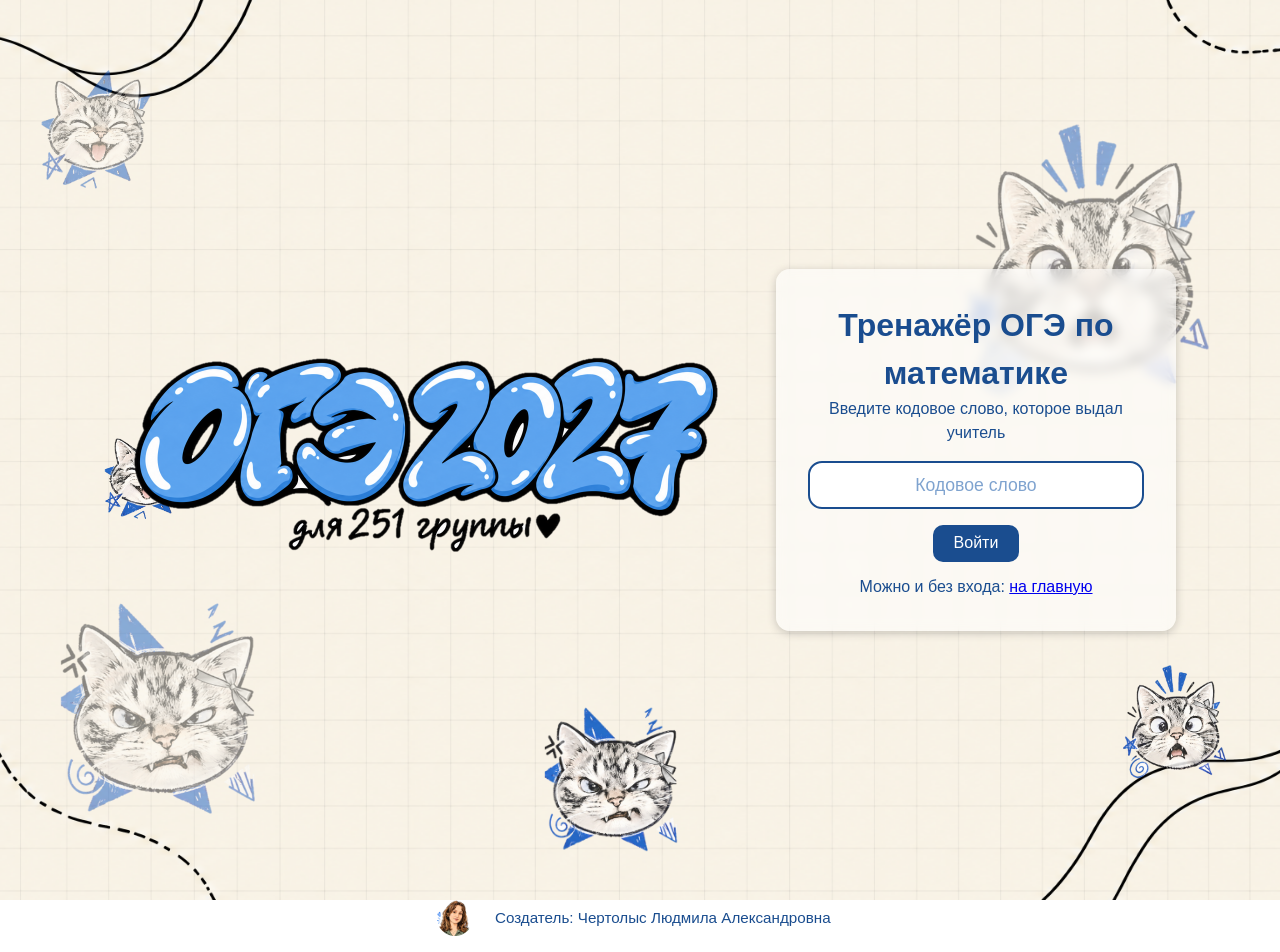
<file: index.html>
<!DOCTYPE html>
<html lang="ru">
<head>
  <meta charset="UTF-8">
  <meta name="viewport" content="width=device-width, initial-scale=1.0">
  <link rel="icon" type="image/png" href="favicon.png">
  <title>Вход — Тренажёр ОГЭ по математике</title>
  <link rel="stylesheet" href="style.css">
</head>
<body>

  <!-- Декор: 6 картинок в разных частях фона -->
  <div class="decor">
    <img class="d1 big"   src="art/3.png" alt="">
    <img class="d2 big"   src="art/4.png" alt="">
    <img class="d3 big"   src="art/5.png" alt="">
    <img class="d4 small" src="art/3.png" alt="">
    <img class="d5 small" src="art/4.png" alt="">
    <img class="d6 small" src="art/5.png" alt="">
  </div>

  <div class="login-page">

    <!-- Левая часть: крупное изображение -->
    <div class="login-image">
      <img src="art/2.png" alt="Иллюстрация">
    </div>

    <!-- Правая часть: окно входа -->
    <div class="auth-box">
      <h1>Тренажёр ОГЭ по математике</h1>
      <p>Введите кодовое слово, которое выдал учитель</p>
      <input type="text" id="code-input" placeholder="Кодовое слово" autocomplete="off">
      <button onclick="login()">Войти</button>
      <p id="error" class="error"></p>
      <p class="login-back">Можно и без входа: <a href="main.html">на главную</a></p>
    </div>

  </div>

  <footer class="site-footer">
    <img src="art/6.png" alt="Фото создателя">
    <span>Создатель: Чертолыс Людмила Александровна</span>
  </footer>

  <script src="access.js"></script>
  <script>
    function login() {
      const input = document.getElementById("code-input").value;
      const error = document.getElementById("error");

      if (ACCESS_CODES.includes(input.trim().toLowerCase())) {
        localStorage.setItem("oge_access", "yes");
        location.href = "main.html";
      } else {
        error.textContent = "Неверный код. Проверьте и попробуйте ещё раз.";
      }
    }

    // Вход по клавише Enter
    document.getElementById("code-input").addEventListener("keydown", (e) => {
      if (e.key === "Enter") login();
    });

    // Если уже вошли — сразу на главную
    if (localStorage.getItem("oge_access") === "yes") {
      location.href = "main.html";
    }
  </script>

</body>
</html>
</file>
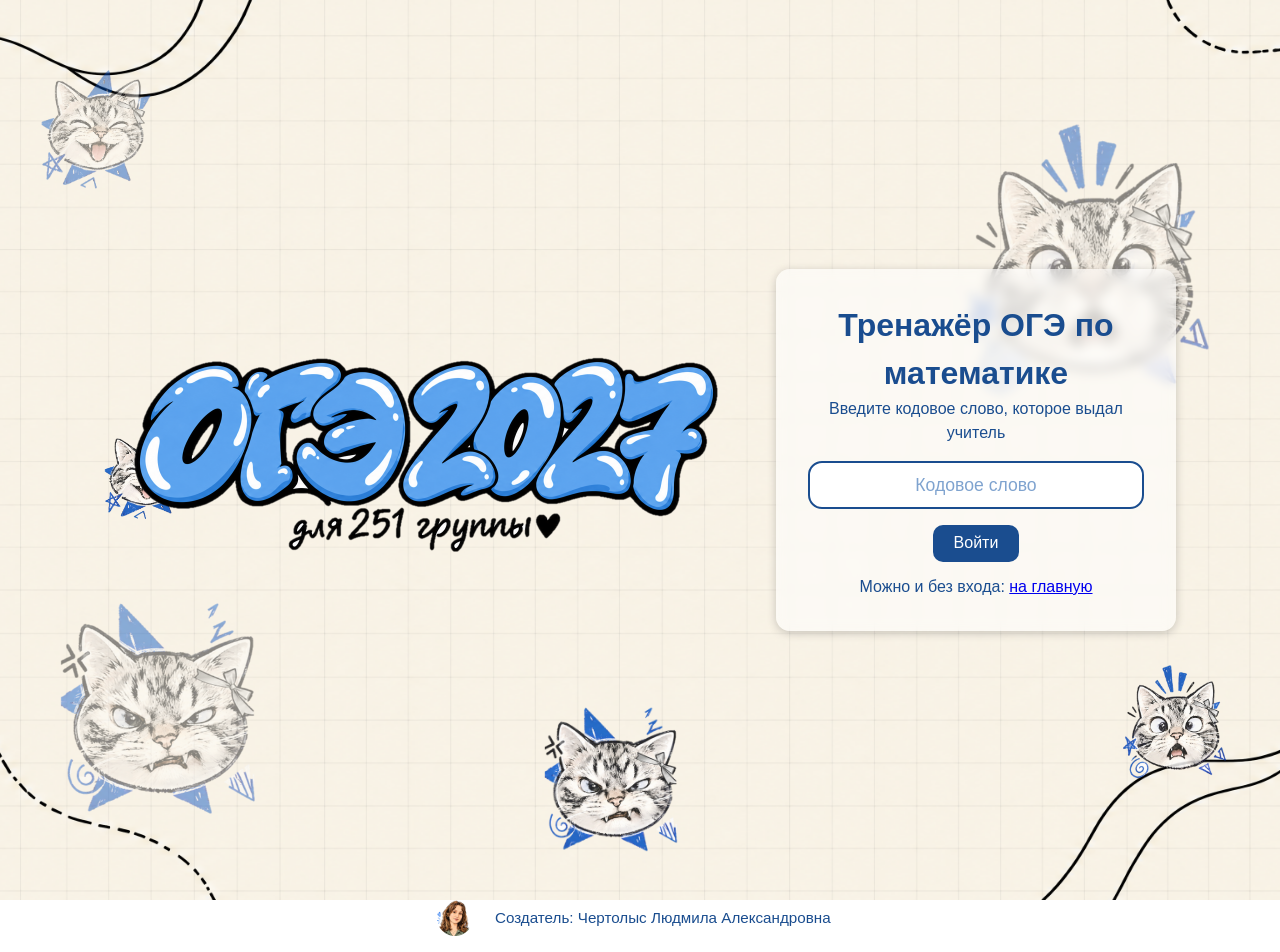
<file: checklist.html>
<!DOCTYPE html>
<html lang="ru">
<head>
  <meta charset="UTF-8">
  <meta name="viewport" content="width=device-width, initial-scale=1.0">
  <link rel="icon" type="image/png" href="favicon.png">
  <title> 
<script src="access.js"></script>
<script>requireAccess();</script> 
    Чек-лист — Тренажёр ОГЭ</title>
  <link rel="stylesheet" href="style.css">
</head>
<body>
<script src="access.js"></script>
<script>requireAccess();</script>

  <div class="decor">
    <img class="d1 big"   src="art/3.png" alt="">
    <img class="d2 big"   src="art/4.png" alt="">
    <img class="d3 big"   src="art/5.png" alt="">
    <img class="d4 small" src="art/3.png" alt="">
    <img class="d5 small" src="art/4.png" alt="">
    <img class="d6 small" src="art/5.png" alt="">
  </div>

  <header>
    <span id="hello"></span>
    <nav>
      <a href="main.html">Главная</a>
      <a href="checklist.html">Чек-лист</a>
    <button id="auth-btn">Войти</button>
    </nav>
  </header>

  <main>
    <section>
      <h2>Чек-лист по заданиям</h2>
      <p class="motto" id="motto"></p>
      <div class="howto">
        <p><strong>Как работать с чек-листом:</strong> напротив каждого задания отметьте,
        как вы его оцениваете:</p>
        <p>
          <span class="tag ok">Легко</span> — решаю уверенно,
          <span class="tag mid">Ошибаюсь</span> — решаю, но бывают ошибки, нужно отработать,
          <span class="tag hard">Не понимаю</span> — нужно разобрать с нуля.
        </p>
        <p>Оценку можно менять в любой момент — просто отметьте новый вариант, он сохранится автоматически.</p>
      </div>
      <table class="checklist">
        <thead>
          <tr>
            <th>Задание</th>
            <th>Легко</th>
            <th>Ошибаюсь</th>
            <th>Не понимаю</th>
          </tr>
        </thead>
        <tbody id="checklist-body"></tbody>
      </table>
      <p class="saved-note" id="saved-note"></p>
    </section>
  </main>

  <footer class="site-footer">
    <img src="art/6.png" alt="Фото создателя">
    <span>Создатель: Чертолыс Людмила Александровна</span>
  </footer>

  <script src="codes.js"></script>
  <script src="topics.js"></script>
  <script src="progress.js"></script>
  <script src="checklist_logic.js"></script>

  <script src="access.js"></script>
</body>
</html>
</file>
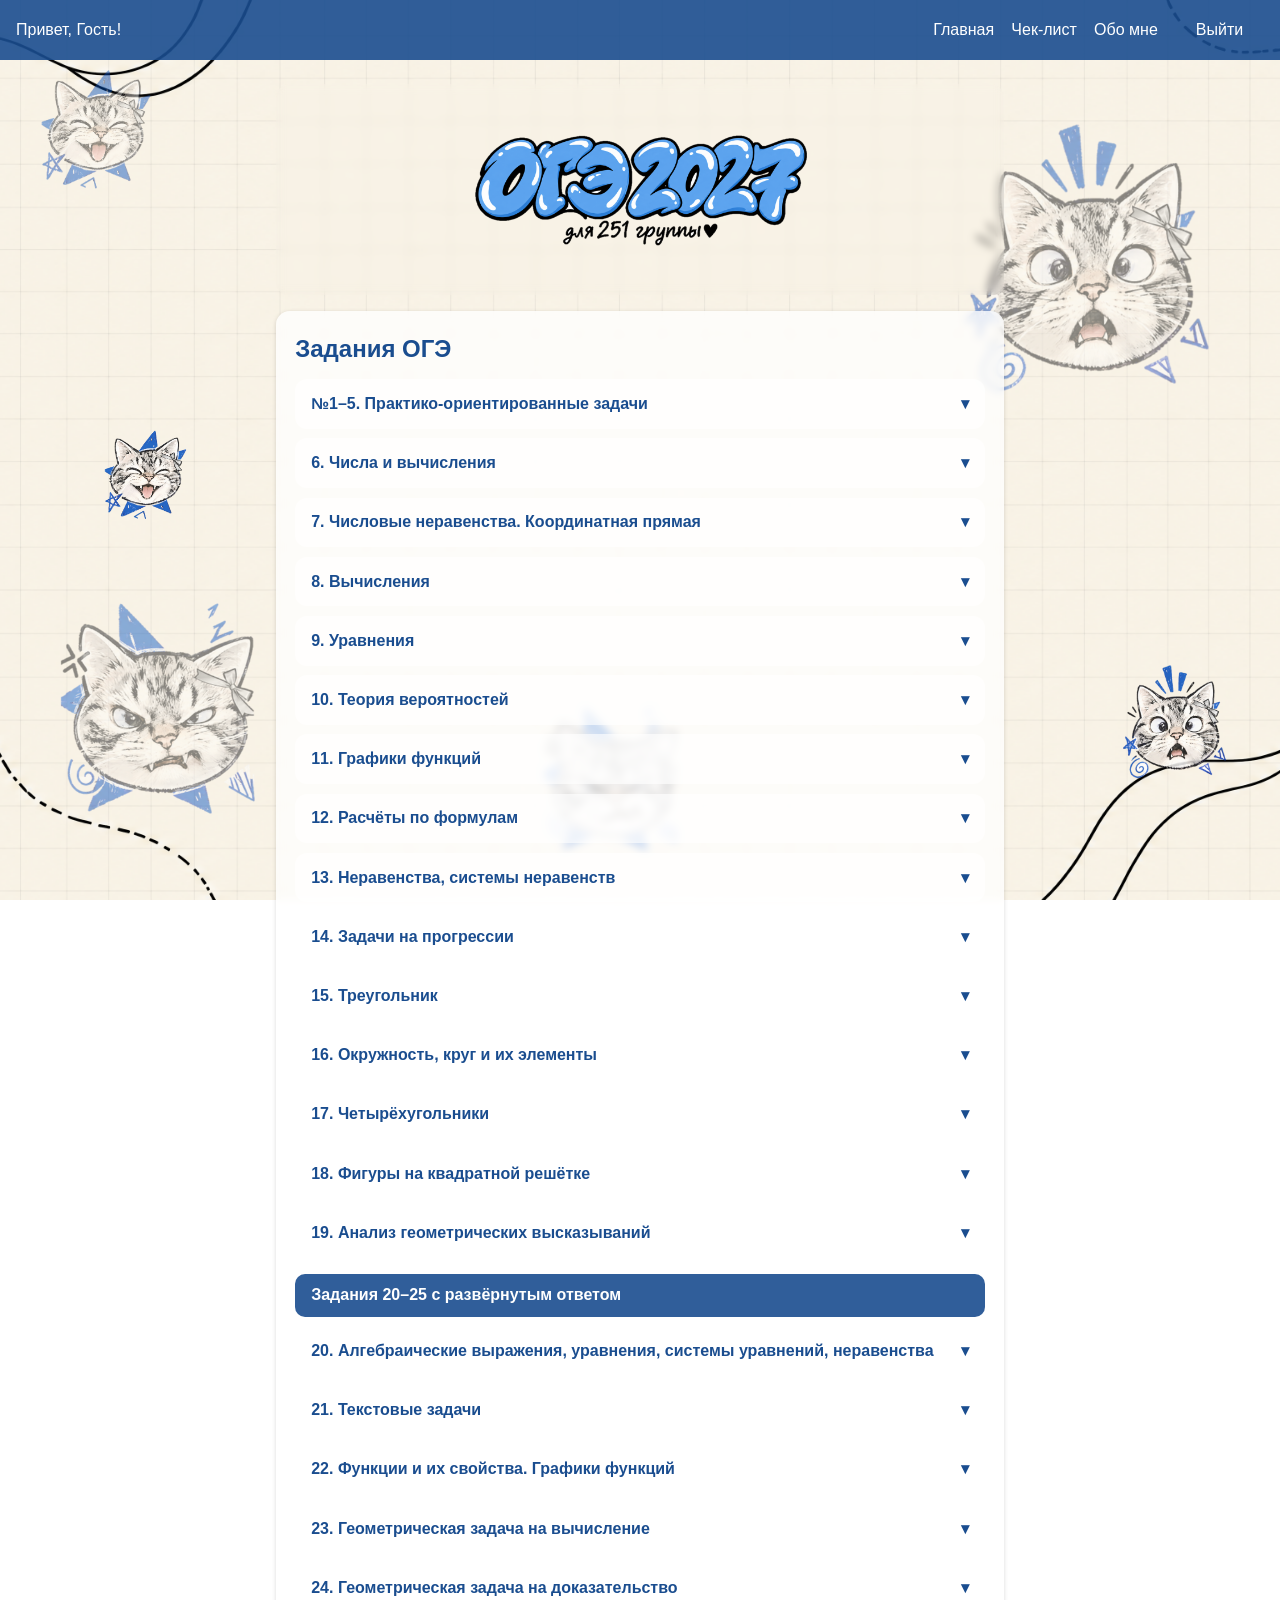
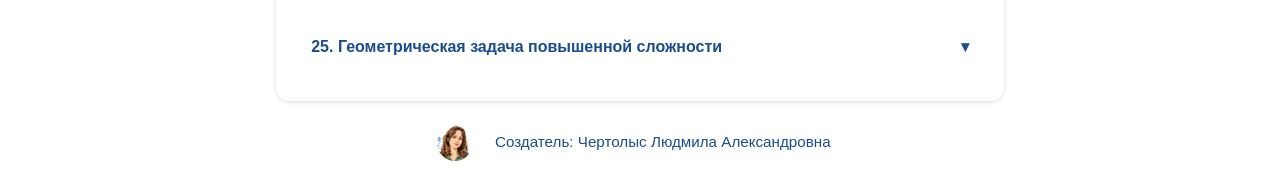
<file: main.html>
<!DOCTYPE html>
<html lang="ru">
<head>
  <meta charset="UTF-8">
  <meta name="viewport" content="width=device-width, initial-scale=1.0">
  <link rel="icon" type="image/png" href="favicon.png">
  <title>Главная — Тренажёр ОГЭ по математике</title>
  <link rel="stylesheet" href="style.css">
</head>
<body>

  <div class="decor">
    <img class="d1 big"   src="art/3.png" alt="">
    <img class="d2 big"   src="art/4.png" alt="">
    <img class="d3 big"   src="art/5.png" alt="">
    <img class="d4 small" src="art/3.png" alt="">
    <img class="d5 small" src="art/4.png" alt="">
    <img class="d6 small" src="art/5.png" alt="">
  </div>

  <header>
    <span id="hello"></span>
    <nav>
      <a href="main.html">Главная</a>
      <a href="checklist.html">Чек-лист</a>
      <a href="about.html">Обо мне</a>
      <button onclick="logout()">Выйти</button>
    </nav>
  </header>

  <main>
    <section class="main-picture-block">
      <img src="art/2.png" alt="Иллюстрация" class="main-picture">
    </section>

    <section>
      <h2>Задания ОГЭ</h2>
      <div id="topics-block"></div>
    </section>
  </main>

  <footer class="site-footer">
    <img src="art/6.png" alt="Фото создателя">
    <span>Создатель: Чертолыс Людмила Александровна</span>
  </footer>
<script src="codes.js"></script>
<script src="topics.js"></script>
<script src="progress.js"></script>
<script src="main_logic.js"></script>
<script src="access.js"></script>
</body>
</html>
</file>
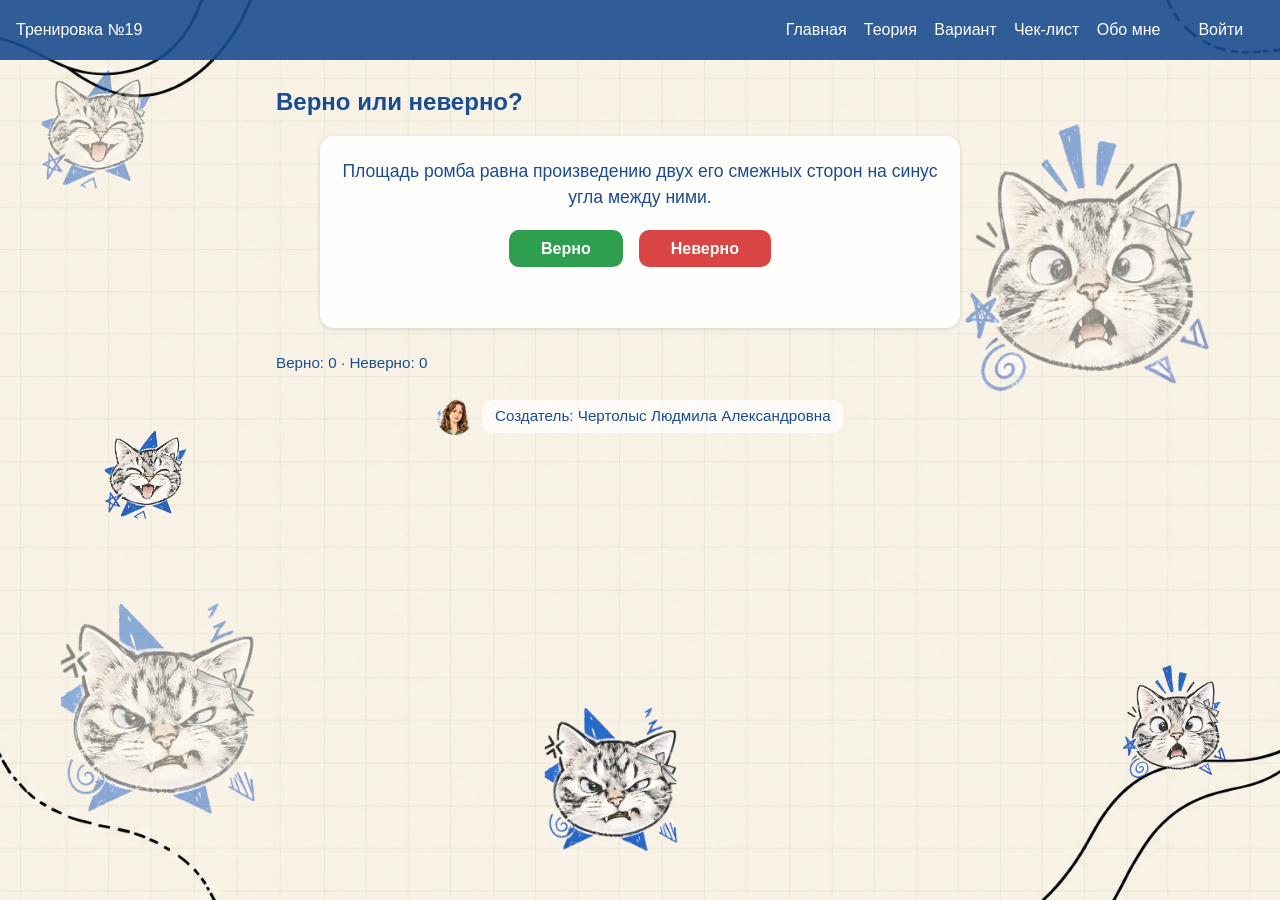
<file: practice19.html>
<!DOCTYPE html>
<html lang="ru">
<head>
  <meta charset="UTF-8">
  <meta name="viewport" content="width=device-width, initial-scale=1.0">
  <link rel="icon" type="image/png" href="favicon.png">
  <title>Тренировка №19 — Тренажёр ОГЭ</title>
  <link rel="stylesheet" href="style.css">
</head>
<body>

  <div class="decor">
    <img class="d1 big"   src="art/3.png" alt="">
    <img class="d2 big"   src="art/4.png" alt="">
    <img class="d3 big"   src="art/5.png" alt="">
    <img class="d4 small" src="art/3.png" alt="">
    <img class="d5 small" src="art/4.png" alt="">
    <img class="d6 small" src="art/5.png" alt="">
  </div>

  <header>
    <span>Тренировка №19</span>
    <nav>
      <a href="main.html">Главная</a>
      <a href="theory.html">Теория</a>
      <a href="variant.html">Вариант</a>
      <a href="checklist.html">Чек-лист</a>
      <a href="about.html">Обо мне</a>
      <button id="auth-btn">Войти</button>
    </nav>
  </header>

  <main class="practice19-main">
    <h2 class="topic-title">Верно или неверно?</h2>

    <div id="card" class="card19">
      <p id="st-text" class="st-text"></p>

      <div class="answer-buttons">
        <button id="btn-true"  class="btn-verdict btn-true">Верно</button>
        <button id="btn-false" class="btn-verdict btn-false">Неверно</button>
      </div>

      <p id="feedback" class="feedback"></p>

      <button id="btn-next" class="hidden">Следующее</button>
    </div>

    <div id="result" class="hidden">
      <p class="result-text" id="result-text"></p>
      <button onclick="startPractice()">Пройти ещё раз</button>
      <button onclick="location.href='theory19.html'">К теории</button>
    </div>

    <p class="theory-hint" id="score-line"></p>
  </main>

  <footer class="site-footer">
    <img src="art/6.png" alt="Фото создателя">
    <span>Создатель: Чертолыс Людмила Александровна</span>
  </footer>

  <script src="access.js"></script>
  <script src="statements19.js"></script>
  <script>
    let deck = [], idx = 0, correct = 0, wrong = 0;

    function shuffle(a) {
      for (let i = a.length - 1; i > 0; i--) {
        const j = Math.floor(Math.random() * (i + 1));
        [a[i], a[j]] = [a[j], a[i]];
      }
    }

    function updateScore() {
      document.getElementById("score-line").textContent =
        "Верно: " + correct + " · Неверно: " + wrong;
    }

    function showStatement() {
      const s = deck[idx];
      document.getElementById("st-text").textContent = s.text;
      document.getElementById("feedback").textContent = "";
      document.getElementById("feedback").className = "feedback";
      document.getElementById("btn-next").classList.add("hidden");
      document.getElementById("btn-true").disabled = false;
      document.getElementById("btn-false").disabled = false;
    }

    function answer(choice) {
      const s = deck[idx];
      const fb = document.getElementById("feedback");
      document.getElementById("btn-true").disabled = true;
      document.getElementById("btn-false").disabled = true;

      if (choice === s.verdict) {
        correct++;
        fb.textContent = "Правильно!";
        fb.className = "feedback ok";
      } else {
        wrong++;
        fb.textContent = "Выбор неверен. Правильный ответ: " +
          (s.verdict ? "верно" : "неверно") + ".";
        fb.className = "feedback bad";
      }
      updateScore();
      document.getElementById("btn-next").classList.remove("hidden");
    }

    function nextStatement() {
      idx++;
      if (idx >= deck.length) {
        document.getElementById("card").classList.add("hidden");
        document.getElementById("result").classList.remove("hidden");
        document.getElementById("result-text").textContent =
          "Готово! Правильных ответов: " + correct + " из " + deck.length + ".";
        updateScore();
        return;
      }
      showStatement();
    }

    function startPractice() {
      deck = STATEMENTS19.slice();
      shuffle(deck);
      idx = 0; correct = 0; wrong = 0;
      document.getElementById("card").classList.remove("hidden");
      document.getElementById("result").classList.add("hidden");
      updateScore();
      showStatement();
    }

    document.getElementById("btn-true").onclick = () => answer(true);
    document.getElementById("btn-false").onclick = () => answer(false);
    document.getElementById("btn-next").onclick = nextStatement;
    startPractice();
  </script>

</body>
</html>
</file>
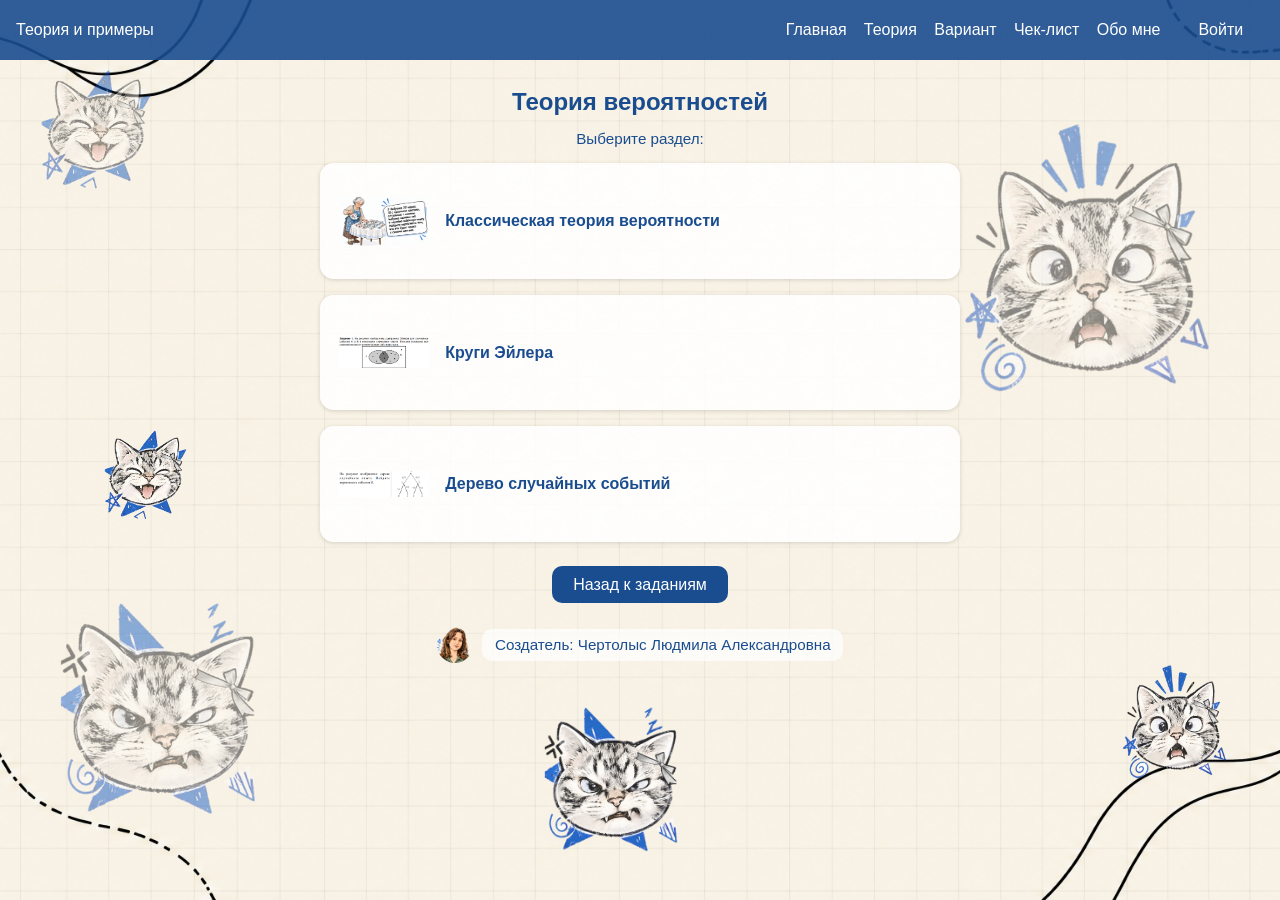
<file: subtheory.html>
<!DOCTYPE html>
<html lang="ru">
<head>
  <meta charset="UTF-8">
  <meta name="viewport" content="width=device-width, initial-scale=1.0">
  <link rel="icon" type="image/png" href="favicon.png">
  <title>Теория вероятностей — Тренажёр ОГЭ</title>
  <link rel="stylesheet" href="style.css">
</head>
<body>

  <div class="decor">
    <img class="d1 big"   src="art/3.png" alt="">
    <img class="d2 big"   src="art/4.png" alt="">
    <img class="d3 big"   src="art/5.png" alt="">
    <img class="d4 small" src="art/3.png" alt="">
    <img class="d5 small" src="art/4.png" alt="">
    <img class="d6 small" src="art/5.png" alt="">
  </div>

  <header>
    <span>Теория и примеры</span>
    <nav>
      <a href="main.html">Главная</a>
      <a href="theory.html">Теория</a>
      <a href="variant.html">Вариант</a>
      <a href="checklist.html">Чек-лист</a>
      <a href="about.html">Обо мне</a>
      <button id="auth-btn">Войти</button>
    </nav>
  </header>

  <main class="subtheory-main">
    <h2 class="subtheory-title">Теория вероятностей</h2>
    <p class="theory-hint">Выберите раздел:</p>

    <div class="choice-list">
      <a class="choice-card" href="theory_topic.html?topic=10_1">
        <img src="12/1/1.png" alt="Классическая теория вероятности">
        <span>Классическая теория вероятности</span>
      </a>
      <a class="choice-card" href="theory_topic.html?topic=10_2">
        <img src="12/1/2.png" alt="Круги Эйлера">
        <span>Круги Эйлера</span>
      </a>
      <a class="choice-card" href="theory_topic.html?topic=10_3">
        <img src="12/1/3.png" alt="Дерево случайных событий">
        <span>Дерево случайных событий</span>
      </a>
    </div>

    <button onclick="location.href='main.html'">Назад к заданиям</button>
  </main>

  <footer class="site-footer">
    <img src="art/6.png" alt="Фото создателя">
    <span>Создатель: Чертолыс Людмила Александровна</span>
  </footer>

  <script src="access.js"></script>
</body>
</html>
</file>
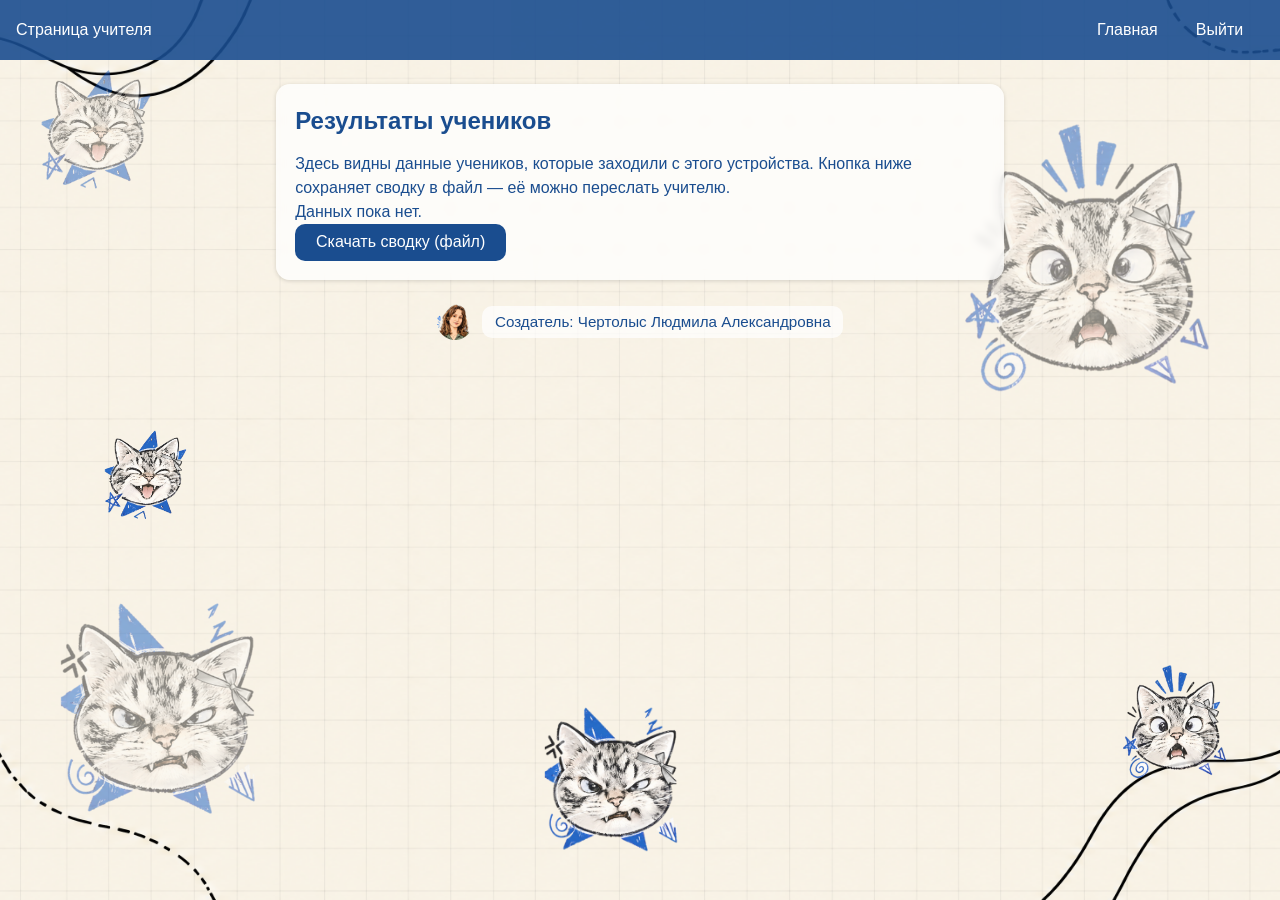
<file: teacher.html>
<!DOCTYPE html>
<html lang="ru">
<head>
  <meta charset="UTF-8">
  <meta name="viewport" content="width=device-width, initial-scale=1.0">
  <link rel="icon" type="image/png" href="favicon.png">
  <title>Для учителя — Тренажёр ОГЭ</title>
  <link rel="stylesheet" href="style.css">
</head>
<body>

  <div class="decor">
    <img class="d1 big"   src="art/3.png" alt="">
    <img class="d2 big"   src="art/4.png" alt="">
    <img class="d3 big"   src="art/5.png" alt="">
    <img class="d4 small" src="art/3.png" alt="">
    <img class="d5 small" src="art/4.png" alt="">
    <img class="d6 small" src="art/5.png" alt="">
  </div>

  <header>
    <span>Страница учителя</span>
    <nav>
      <a href="main.html">Главная</a>
      <button onclick="logout()">Выйти</button>
    </nav>
  </header>

  <main>
    <section>
      <h2>Результаты учеников</h2>
      <p>Здесь видны данные учеников, которые заходили с этого устройства.
      Кнопка ниже сохраняет сводку в файл — её можно переслать учителю.</p>
      <div id="teacher-block"></div>
      <button onclick="downloadSummary()">Скачать сводку (файл)</button>
    </section>
  </main>

  <footer class="site-footer">
    <img src="art/6.png" alt="Фото создателя">
    <span>Создатель: Чертолыс Людмила Александровна</span>
  </footer>

  <script src="codes.js"></script>
  <script src="topics.js"></script>
  <script src="progress.js"></script>
  <script src="teacher_logic.js"></script>
</body>
</html>
</file>
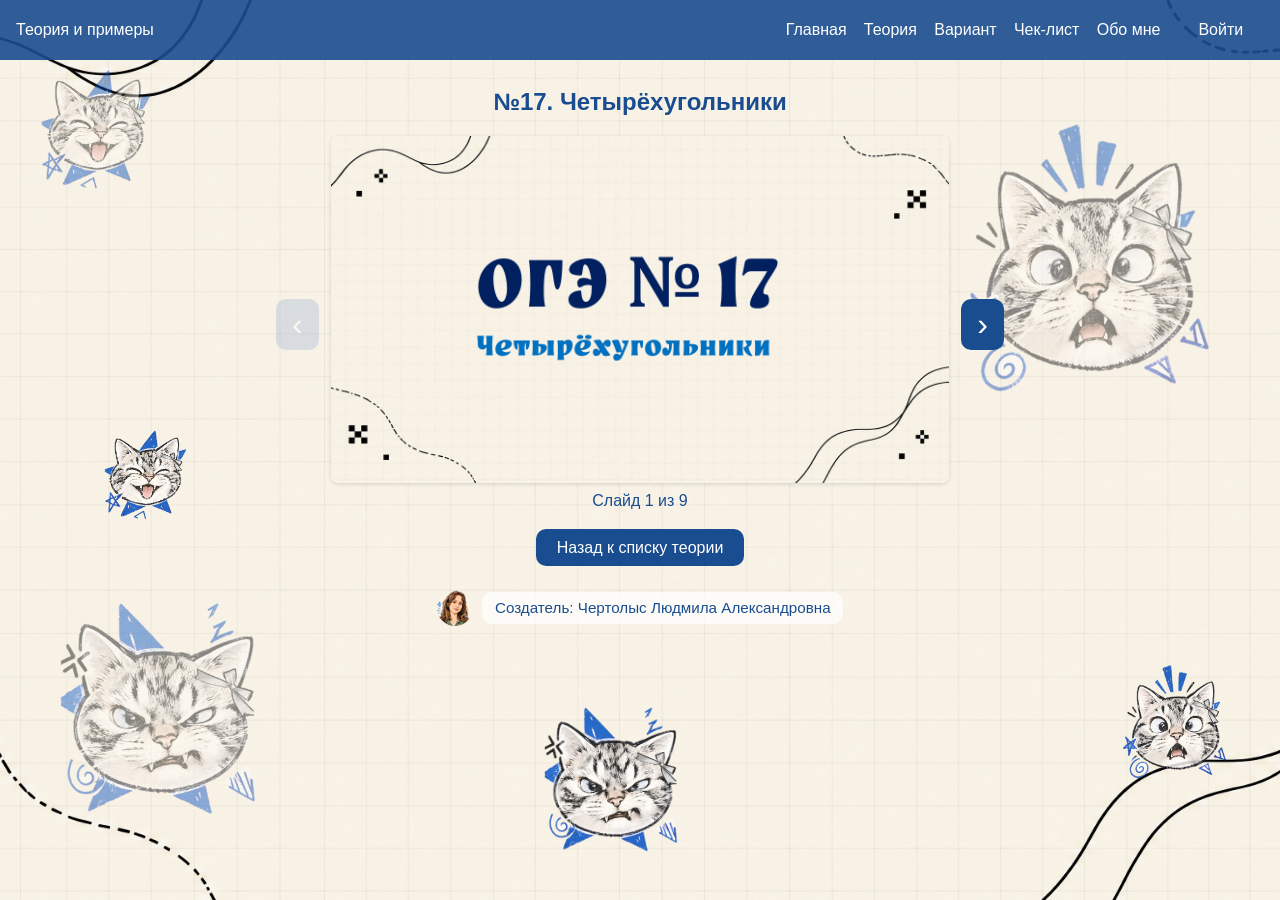
<file: theory17.html>
<!DOCTYPE html>
<html lang="ru">
<head>
  <meta charset="UTF-8">
  <meta name="viewport" content="width=device-width, initial-scale=1.0">
  <link rel="icon" type="image/png" href="favicon.png">
  <title>№17. Четырёхугольники — Тренажёр ОГЭ по математике</title>
  <link rel="stylesheet" href="style.css">
</head>
<body>

  <div class="decor">
    <img class="d1 big"   src="art/3.png" alt="">
    <img class="d2 big"   src="art/4.png" alt="">
    <img class="d3 big"   src="art/5.png" alt="">
    <img class="d4 small" src="art/3.png" alt="">
    <img class="d5 small" src="art/4.png" alt="">
    <img class="d6 small" src="art/5.png" alt="">
  </div>

  <header>
    <span>Теория и примеры</span>
    <nav>
      <a href="main.html">Главная</a>
      <a href="theory.html">Теория</a>
      <a href="variant.html">Вариант</a>
      <a href="checklist.html">Чек-лист</a>
      <a href="about.html">Обо мне</a>
      <button id="auth-btn">Войти</button>
    </nav>
  </header>

  <main class="theory-topic-main">
    <h2 id="slides-title" class="topic-title"></h2>

    <div id="slider" class="slider hidden">
      <button id="prev" class="slider-arrow" aria-label="Предыдущий слайд">‹</button>

      <div class="slider-stage">
        <img id="slide-img" class="slide-img" src="" alt="">
        <p id="slide-count" class="slide-count"></p>
      </div>

      <button id="next" class="slider-arrow" aria-label="Следующий слайд">›</button>
    </div>

    <div id="status" class="slider-nav"></div>
  </main>

  <footer class="site-footer">
    <img src="art/6.png" alt="Фото создателя">
    <span>Создатель: Чертолыс Людмила Александровна</span>
  </footer>

  <script src="access.js"></script>
  <script>
    const THEME = { title: "№17. Четырёхугольники", dir: "17", from: 1, to: 9 };

    const PATTERNS = [
      function (dir, n) { return dir + "/Слайд" + n + ".PNG"; },
      function (dir, n) { return dir + "/Слайд" + n + ".png"; },
      function (dir, n) { return dir + "/Слайд " + n + ".PNG"; },
      function (dir, n) { return dir + "/Слайд" + n + ".JPG"; },
      function (dir, n) { return dir + "/Слайд" + n + ".jpg"; },
      function (dir, n) { return dir + "/" + n + ".png"; },
      function (dir, n) { return dir + "/Слайд" + n + ".png"; }
    ];

    const statusBox = document.getElementById("status");
    document.getElementById("slides-title").textContent = THEME.title;

    function tryPath(url) {
      return new Promise(resolve => {
        const probe = new Image();
        probe.onload = () => resolve(url);
        probe.onerror = () => resolve(null);
        probe.src = url;
      });
    }

    async function findPattern() {
      for (const p of PATTERNS) {
        const ok = await tryPath(p(THEME.dir, THEME.from));
        if (ok) return p;
      }
      return null;
    }

    findPattern().then(pattern => {
      if (!pattern) {
        statusBox.innerHTML =
          "<p class='theory-hint'>Не нашла слайды ни по одному из привычных путей.</p>" +
          "<p class='theory-hint'>Проверь на GitHub папку с картинками и имена файлов, потом обнови эту страницу.</p>" +
          "<button onclick=\"location.href='theory.html'\">Назад к списку теории</button>";
        return;
      }

      const img = document.getElementById("slide-img");
      const count = document.getElementById("slide-count");
      let current = THEME.from;

      function show(n) {
        img.src = pattern(THEME.dir, n);
        img.alt = "Слайд " + n;
        count.textContent = "Слайд " + n + " из " + THEME.to;
        document.getElementById("prev").disabled = (n === THEME.from);
        document.getElementById("next").disabled = (n === THEME.to);
      }

      document.getElementById("slider").classList.remove("hidden");
      statusBox.innerHTML =
        "<button id=\"btn-back\">Назад к списку теории</button>";
      document.getElementById("btn-back").onclick =
        () => location.href = "theory.html";

      document.getElementById("prev").onclick = () => {
        if (current > THEME.from) { current--; show(current); }
      };
      document.getElementById("next").onclick = () => {
        if (current < THEME.to) { current++; show(current); }
      };
      document.addEventListener("keydown", (e) => {
        if (e.key === "ArrowLeft")  document.getElementById("prev").click();
        if (e.key === "ArrowRight") document.getElementById("next").click();
      });

      show(current);
    });
  </script>

</body>
</html>
</file>
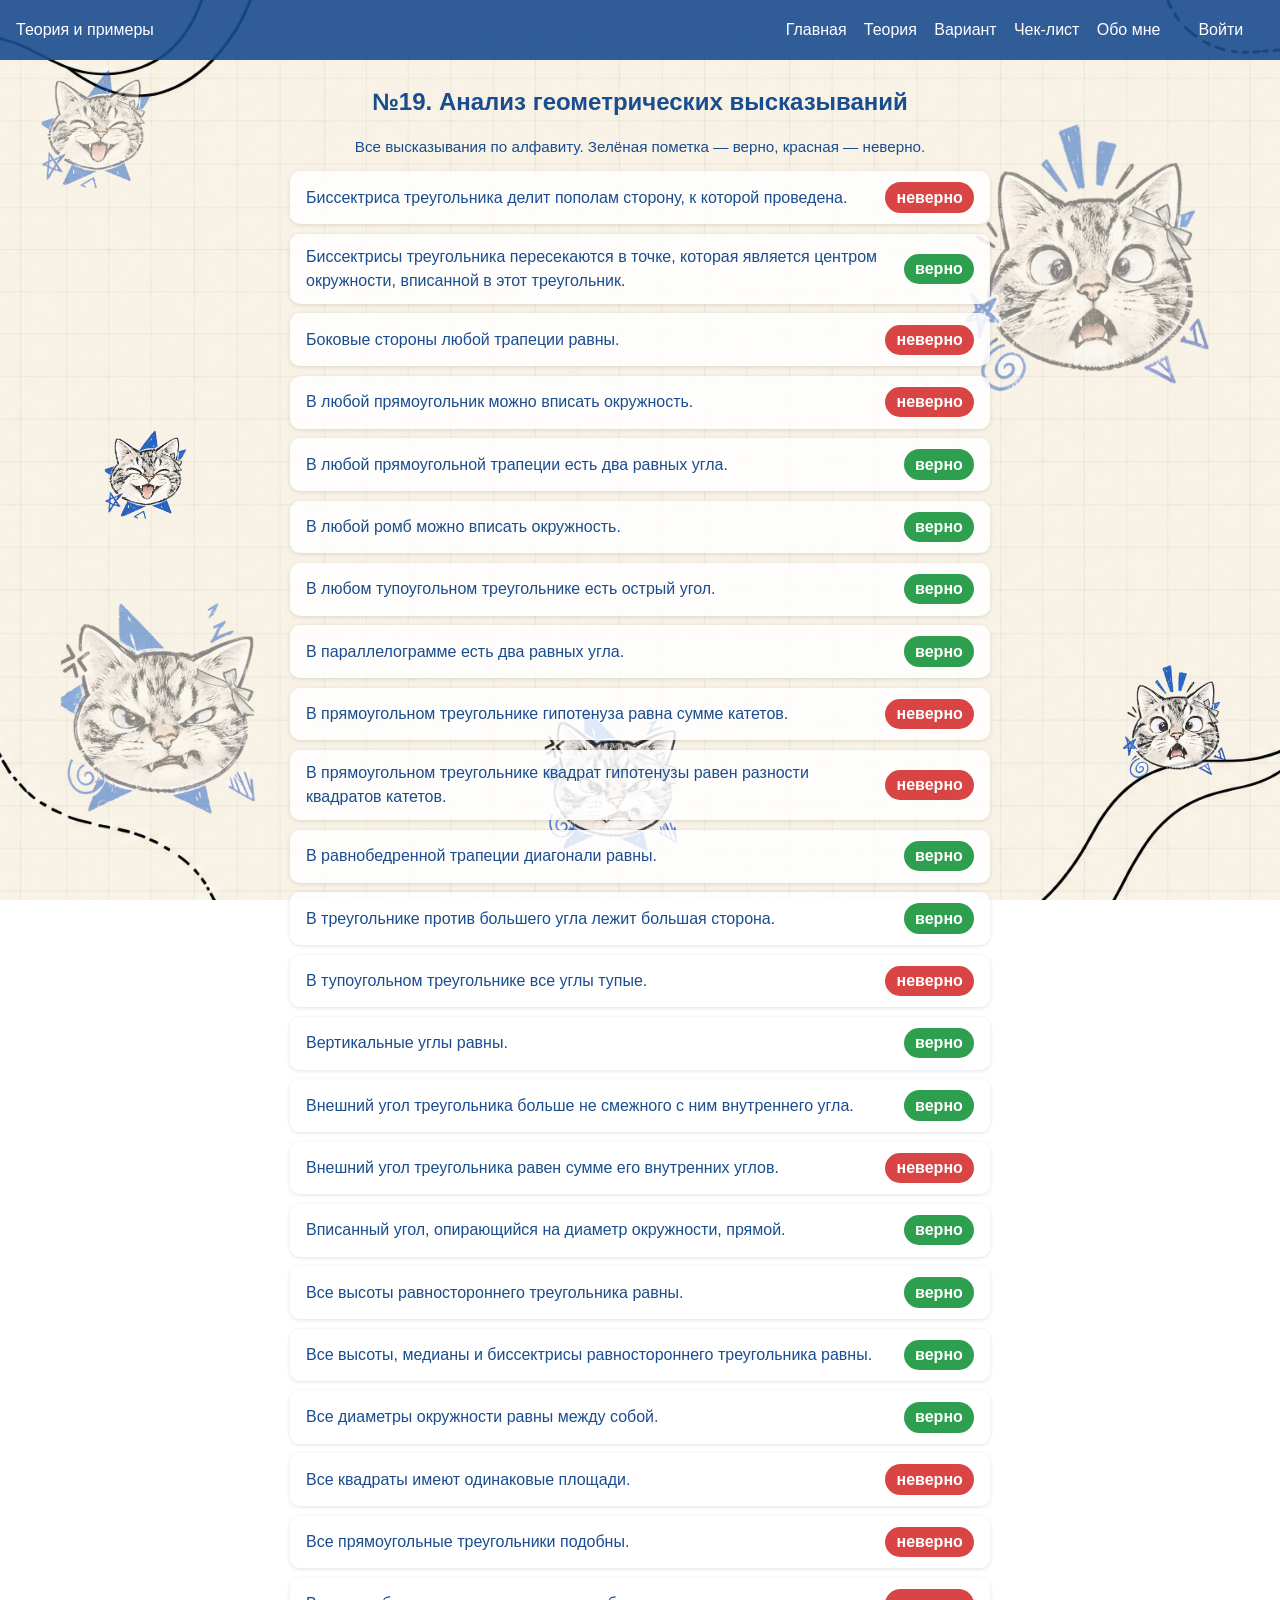
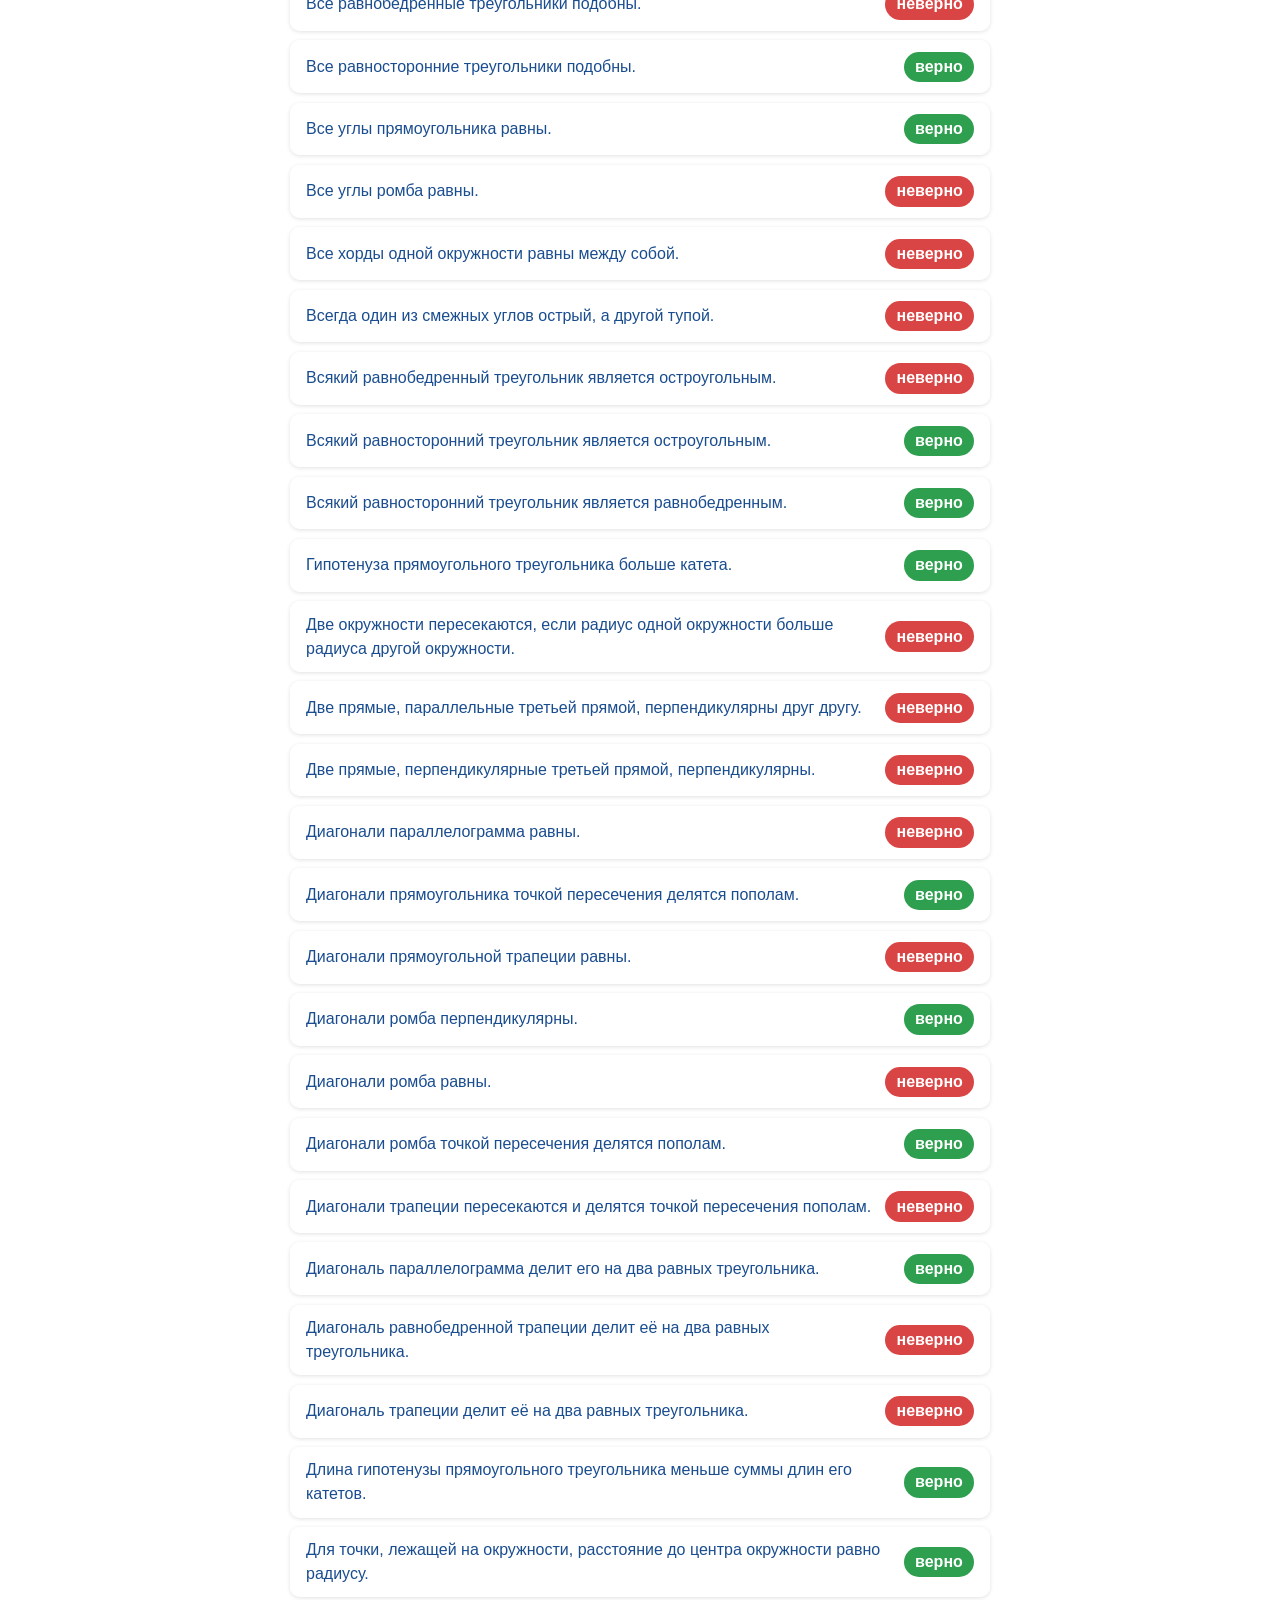
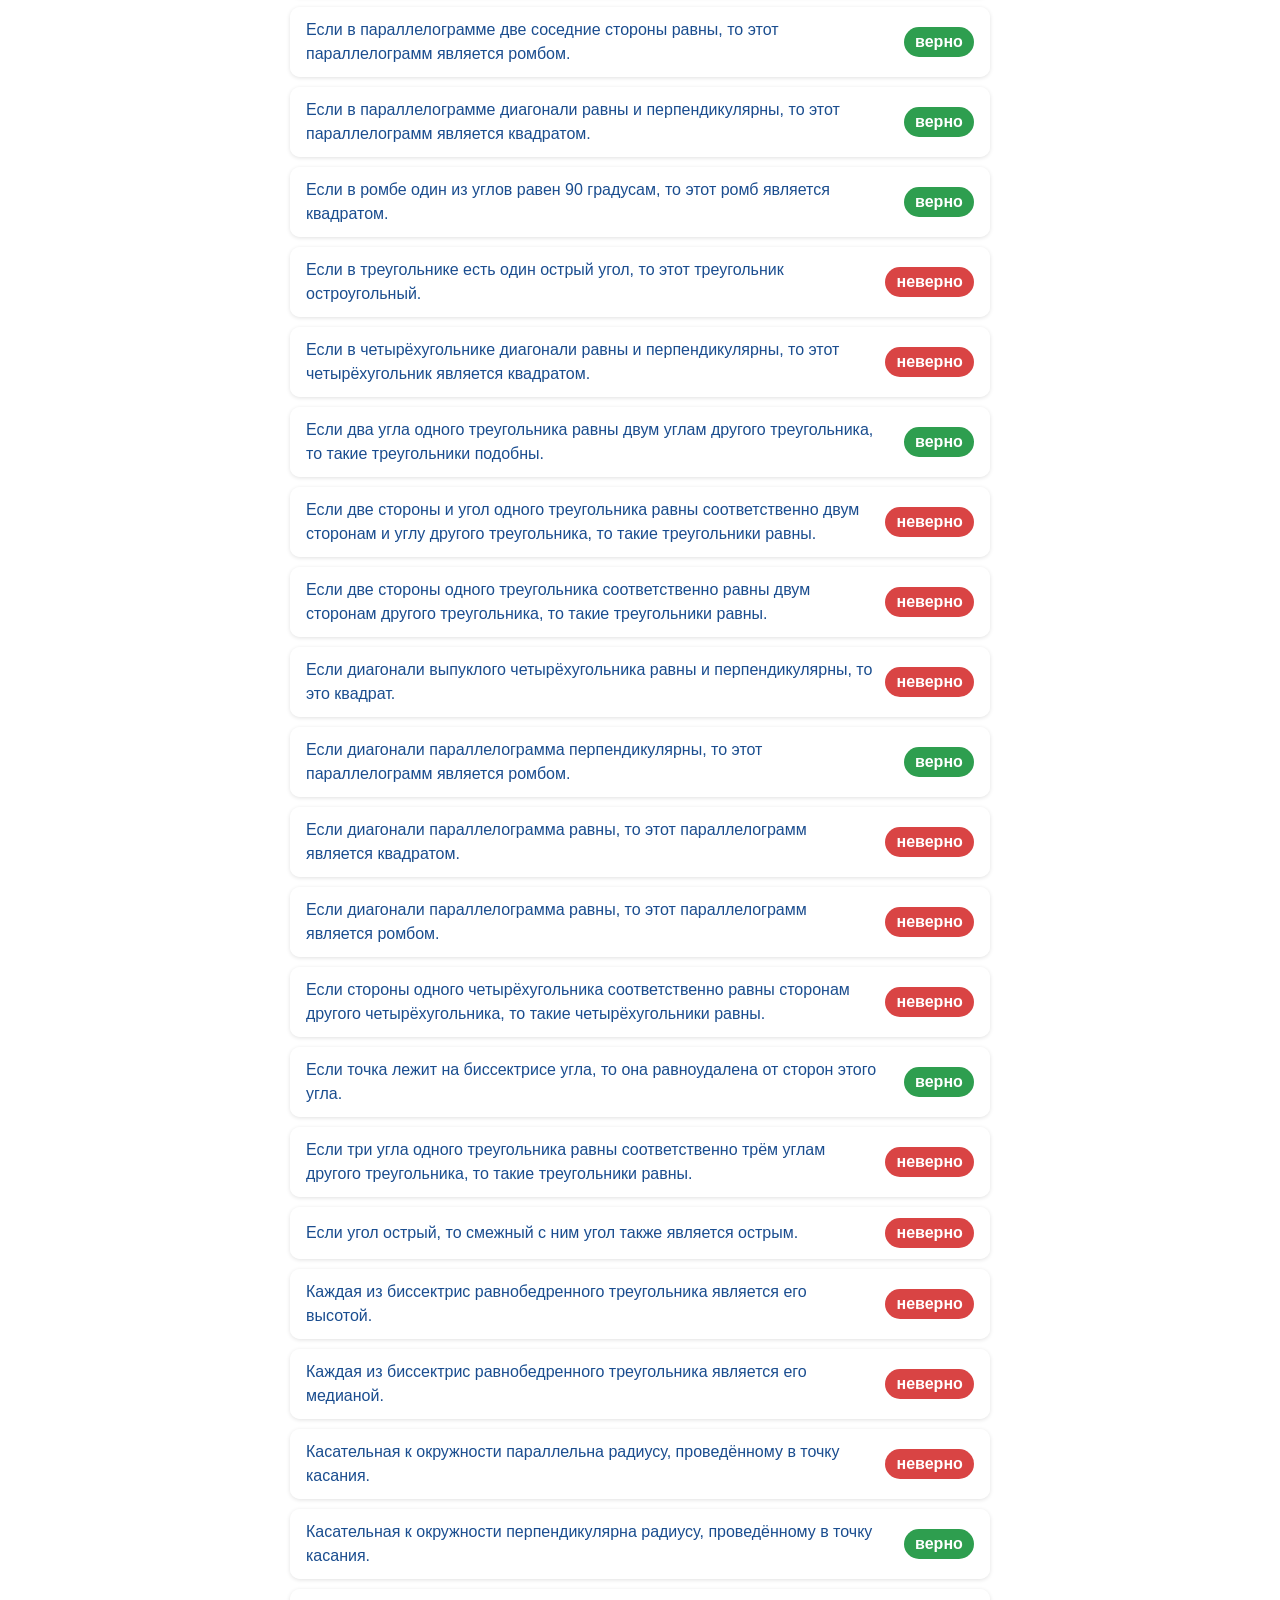
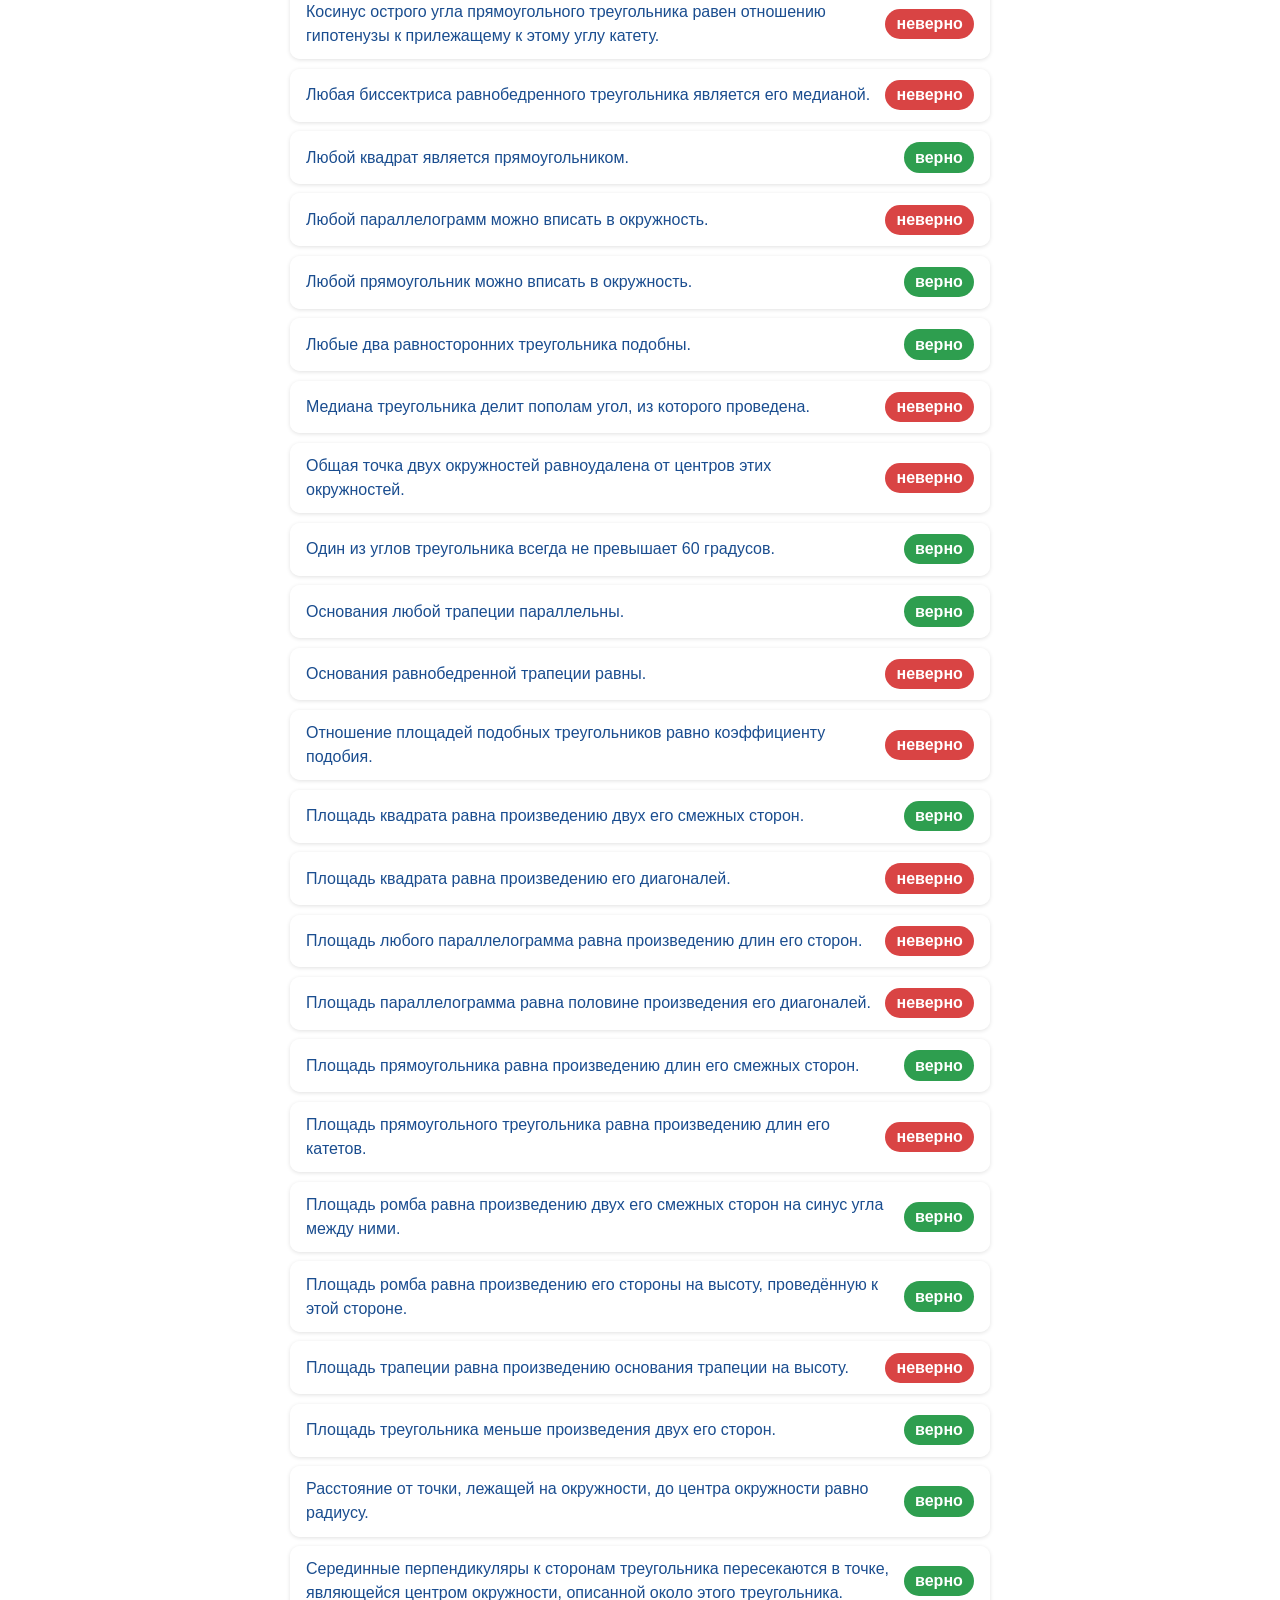
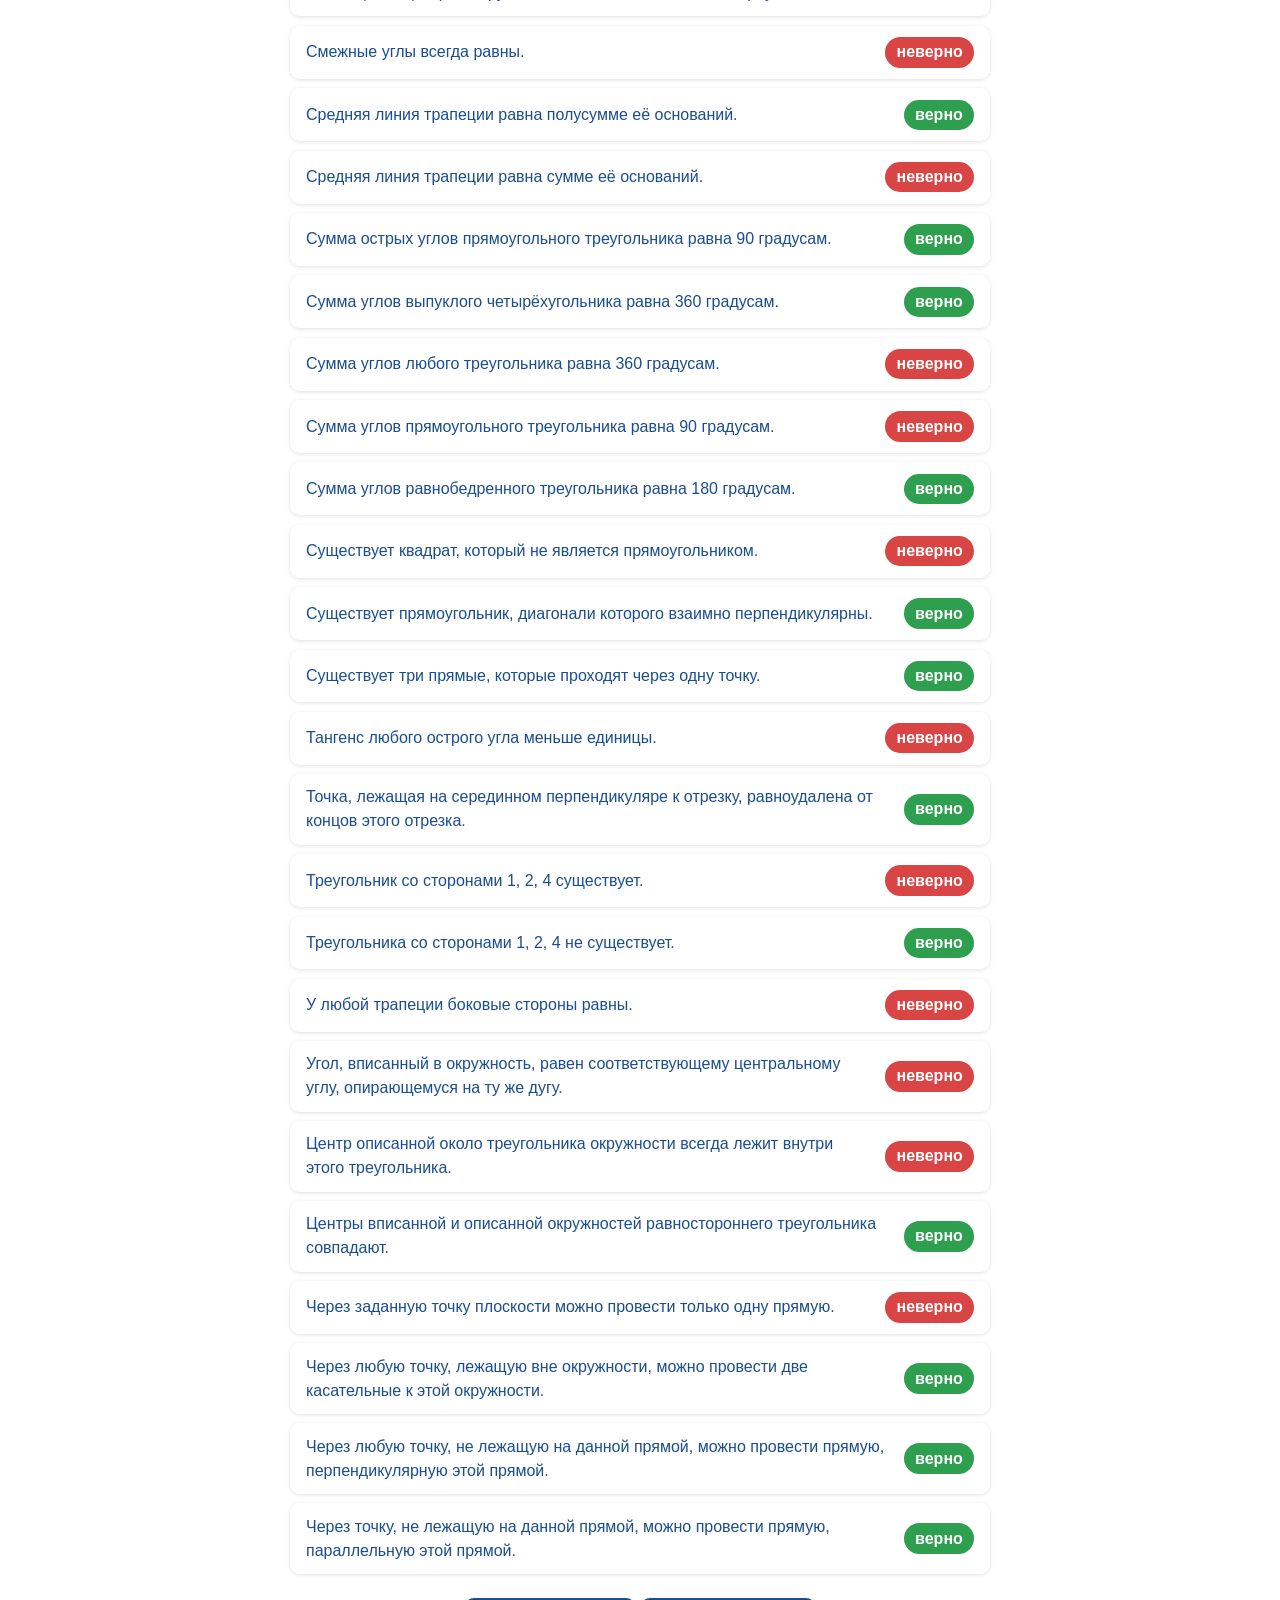
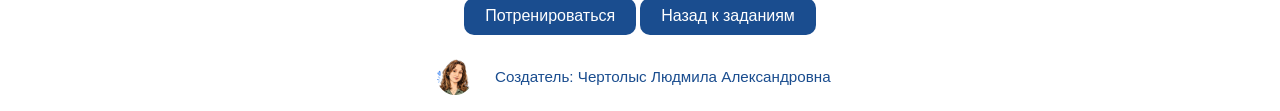
<file: theory19.html>
<!DOCTYPE html>
<html lang="ru">
<head>
  <meta charset="UTF-8">
  <meta name="viewport" content="width=device-width, initial-scale=1.0">
  <link rel="icon" type="image/png" href="favicon.png">
  <title>№19. Анализ геометрических высказываний — Тренажёр ОГЭ</title>
  <link rel="stylesheet" href="style.css">
</head>
<body>

  <div class="decor">
    <img class="d1 big"   src="art/3.png" alt="">
    <img class="d2 big"   src="art/4.png" alt="">
    <img class="d3 big"   src="art/5.png" alt="">
    <img class="d4 small" src="art/3.png" alt="">
    <img class="d5 small" src="art/4.png" alt="">
    <img class="d6 small" src="art/5.png" alt="">
  </div>

  <header>
    <span>Теория и примеры</span>
    <nav>
      <a href="main.html">Главная</a>
      <a href="theory.html">Теория</a>
      <a href="variant.html">Вариант</a>
      <a href="checklist.html">Чек-лист</a>
      <a href="about.html">Обо мне</a>
      <button id="auth-btn">Войти</button>
    </nav>
  </header>

  <main class="theory-topic-main">
    <h2 class="topic-title">№19. Анализ геометрических высказываний</h2>
    <p class="theory-hint">Все высказывания по алфавиту. Зелёная пометка — верно, красная — неверно.</p>

    <div id="st-list" class="st-list"></div>

    <button onclick="location.href='practice19.html'">Потренироваться</button>
    <button onclick="location.href='main.html'">Назад к заданиям</button>
  </main>

  <footer class="site-footer">
    <img src="art/6.png" alt="Фото создателя">
    <span>Создатель: Чертолыс Людмила Александровна</span>
  </footer>

  <script src="access.js"></script>
  <script src="statements19.js"></script>
  <script>
    (function () {
      const box = document.getElementById("st-list");

      if (typeof STATEMENTS19 === "undefined") {
        // statements19.js не подгрузился: либо файла нет, либо в нём ошибка
        box.innerHTML =
          "<p class='theory-hint'>Не нашла список высказываний (файл statements19.js).</p>" +
          "<p class='theory-hint'>Проверь, что файл statements19.js лежит в репозитории рядом с theory19.html и загружен без ошибок.</p>";
        return;
      }

      const sorted = STATEMENTS19.slice().sort(function (a, b) {
        return a.text.localeCompare(b.text, "ru");
      });

      box.innerHTML = sorted.map(function (s) {
        return "<div class='st-item'>" +
          "<span class='st-text'>" + s.text + "</span>" +
          "<span class='st-tag " + (s.verdict ? "st-true" : "st-false") + "'>" +
          (s.verdict ? "верно" : "неверно") +
          "</span>" +
          "</div>";
      }).join("");
    })();
  </script>

</body>
</html>
</file>
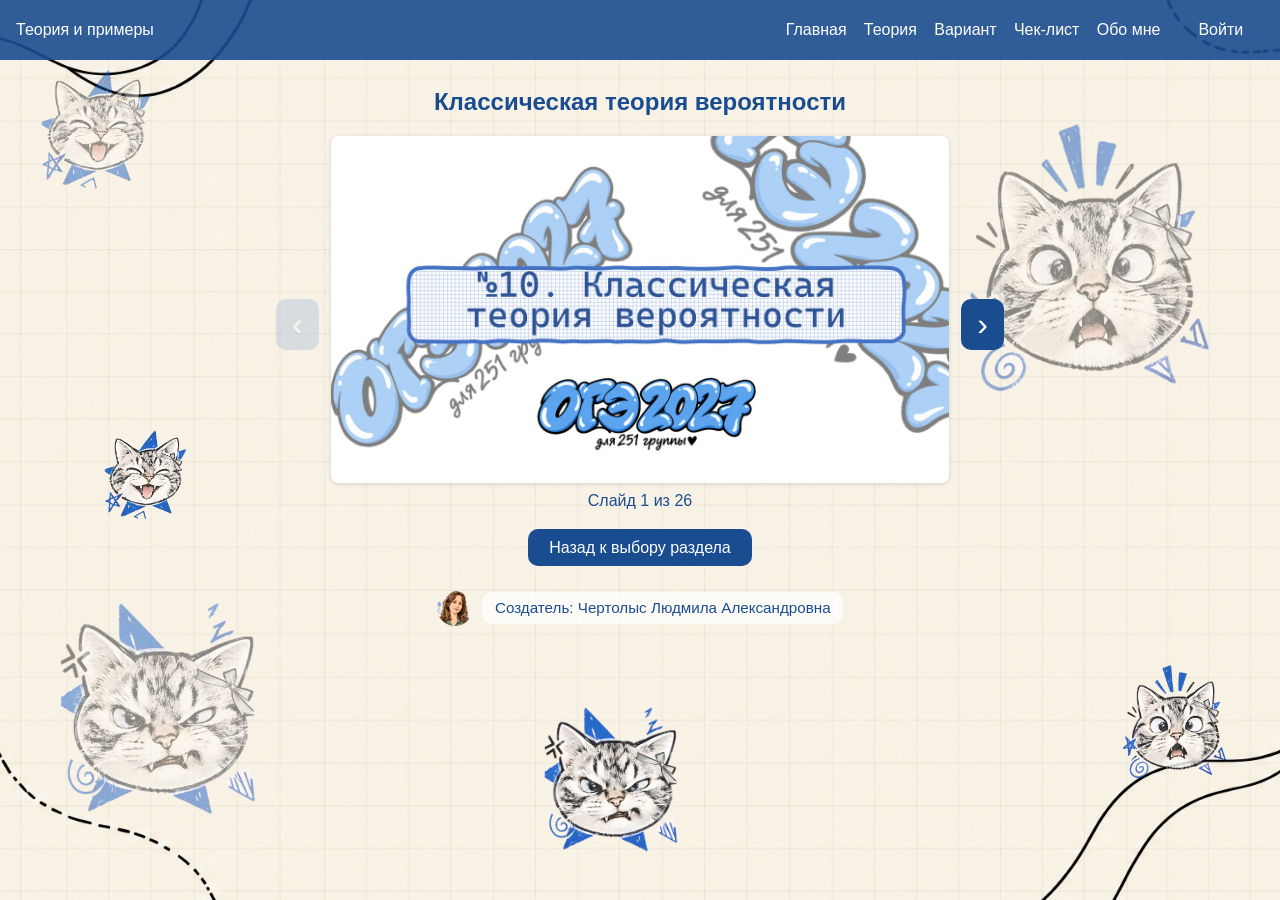
<file: theory_topic.html>
<!DOCTYPE html>
<html lang="ru">
<head>
  <meta charset="UTF-8">
  <meta name="viewport" content="width=device-width, initial-scale=1.0">
  <link rel="icon" type="image/png" href="favicon.png">
  <title>Теория — Тренажёр ОГЭ по математике</title>
  <link rel="stylesheet" href="style.css">
</head>
<body>

  <div class="decor">
    <img class="d1 big"   src="art/3.png" alt="">
    <img class="d2 big"   src="art/4.png" alt="">
    <img class="d3 big"   src="art/5.png" alt="">
    <img class="d4 small" src="art/3.png" alt="">
    <img class="d5 small" src="art/4.png" alt="">
    <img class="d6 small" src="art/5.png" alt="">
  </div>

  <header>
    <span>Теория и примеры</span>
    <nav>
      <a href="main.html">Главная</a>
      <a href="theory.html">Теория</a>
      <a href="variant.html">Вариант</a>
      <a href="checklist.html">Чек-лист</a>
      <a href="about.html">Обо мне</a>
      <button id="auth-btn">Войти</button>
    </nav>
  </header>

  <main class="theory-topic-main">
    <h2 id="slides-title" class="topic-title"></h2>

    <div id="slider" class="slider hidden">
      <button id="prev" class="slider-arrow" aria-label="Предыдущий слайд">‹</button>

      <div class="slider-stage">
        <img id="slide-img" class="slide-img" src="" alt="">
        <p id="slide-count" class="slide-count"></p>
      </div>

      <button id="next" class="slider-arrow" aria-label="Следующий слайд">›</button>
    </div>

    <div id="status" class="slider-nav"></div>
  </main>

  <footer class="site-footer">
    <img src="art/6.png" alt="Фото создателя">
    <span>Создатель: Чертолыс Людмила Александровна</span>
  </footer>

  <script src="access.js"></script>
  <script>
    // Справочник подтем: где лежат слайды и сколько их
    const SLIDES = {
      "10_1": { title: "Классическая теория вероятности", dir: "12/11", from: 1, to: 26 },
      "10_2": { title: "Круги Эйлера",                    dir: "12/12", from: 1, to: 0 },
      "10_3": { title: "Дерево случайных событий",        dir: "12/13", from: 1, to: 0 }
    };

    // Возможные папки и шаблоны имён — страница сама найдёт подходящий
    const DIRS = [
      "12/11", "12/1", "12",
      "12/12", "12/2", "12/13", "12/3"
    ];
    const PATTERNS = [
   function (dir, n) { return dir + "/Слайд" + n + ".JPG"; },
      function (dir, n) { return dir + "/Слайд" + n + ".png"; },
      function (dir, n) { return dir + "/Слайд " + n + ".png"; },
      function (dir, n) { return dir + "/слайд" + n + ".png"; },
      function (dir, n) { return dir + "/слайд " + n + ".png"; },
      function (dir, n) { return dir + "/Slide" + n + ".png"; },
      function (dir, n) { return dir + "/Слайд" + n + ".PNG"; },
      function (dir, n) { return dir + "/Слайд " + n + ".PNG"; }
    ];

    const topic = new URLSearchParams(location.search).get("topic") || "10_1";
    const data = SLIDES[topic];
    const statusBox = document.getElementById("status");

    if (!data || data.to < data.from) {
      document.getElementById("slides-title").textContent =
        data ? data.title : "Раздел в разработке";
      statusBox.innerHTML =
        "<p class='theory-hint'>Материалы скоро появятся.</p>" +
        "<button onclick=\"location.href='subtheory.html?topic=10'\">Назад к выбору раздела</button>";
    } else {
      document.getElementById("slides-title").textContent = data.title;

      // Папка темы идёт первой в списке для поиска
      const dirs = [data.dir].concat(DIRS.filter(d => d !== data.dir));

      let pattern = null;
      let dirFound = null;

      function tryPath(url) {
        return new Promise(resolve => {
          const probe = new Image();
          probe.onload = () => resolve(url);
          probe.onerror = () => resolve(null);
          probe.src = url;
        });
      }

      async function findPattern() {
        for (const d of dirs) {
          for (const p of PATTERNS) {
            const ok = await tryPath(p(d, data.from));
            if (ok) { dirFound = d; pattern = p; return true; }
          }
        }
        return false;
      }

      findPattern().then(found => {
        if (!found) {
          statusBox.innerHTML =
            "<p class='theory-hint'>Не нашла слайды ни по одному из привычных путей.</p>" +
            "<p class='theory-hint'>Проверь на GitHub папку с картинками и имена файлов, потом обнови эту страницу.</p>" +
            "<button onclick=\"location.href='subtheory.html?topic=10'\">Назад к выбору раздела</button>";
          return;
        }

        const img = document.getElementById("slide-img");
        const count = document.getElementById("slide-count");
        let current = data.from;

        function show(n) {
          img.src = pattern(dirFound, n);
          img.alt = "Слайд " + n;
          count.textContent = "Слайд " + n + " из " + data.to;
          document.getElementById("prev").disabled = (n === data.from);
          document.getElementById("next").disabled = (n === data.to);
        }

        document.getElementById("slider").classList.remove("hidden");
        statusBox.innerHTML =
          "<button id=\"btn-back\">Назад к выбору раздела</button>";
        document.getElementById("btn-back").onclick =
          () => location.href = "subtheory.html?topic=10";

        document.getElementById("prev").onclick = () => {
          if (current > data.from) { current--; show(current); }
        };
        document.getElementById("next").onclick = () => {
          if (current < data.to) { current++; show(current); }
        };
        document.addEventListener("keydown", (e) => {
          if (e.key === "ArrowLeft")  document.getElementById("prev").click();
          if (e.key === "ArrowRight") document.getElementById("next").click();
        });

        show(current);
      });
    }
  </script>

</body>
</html>
</file>
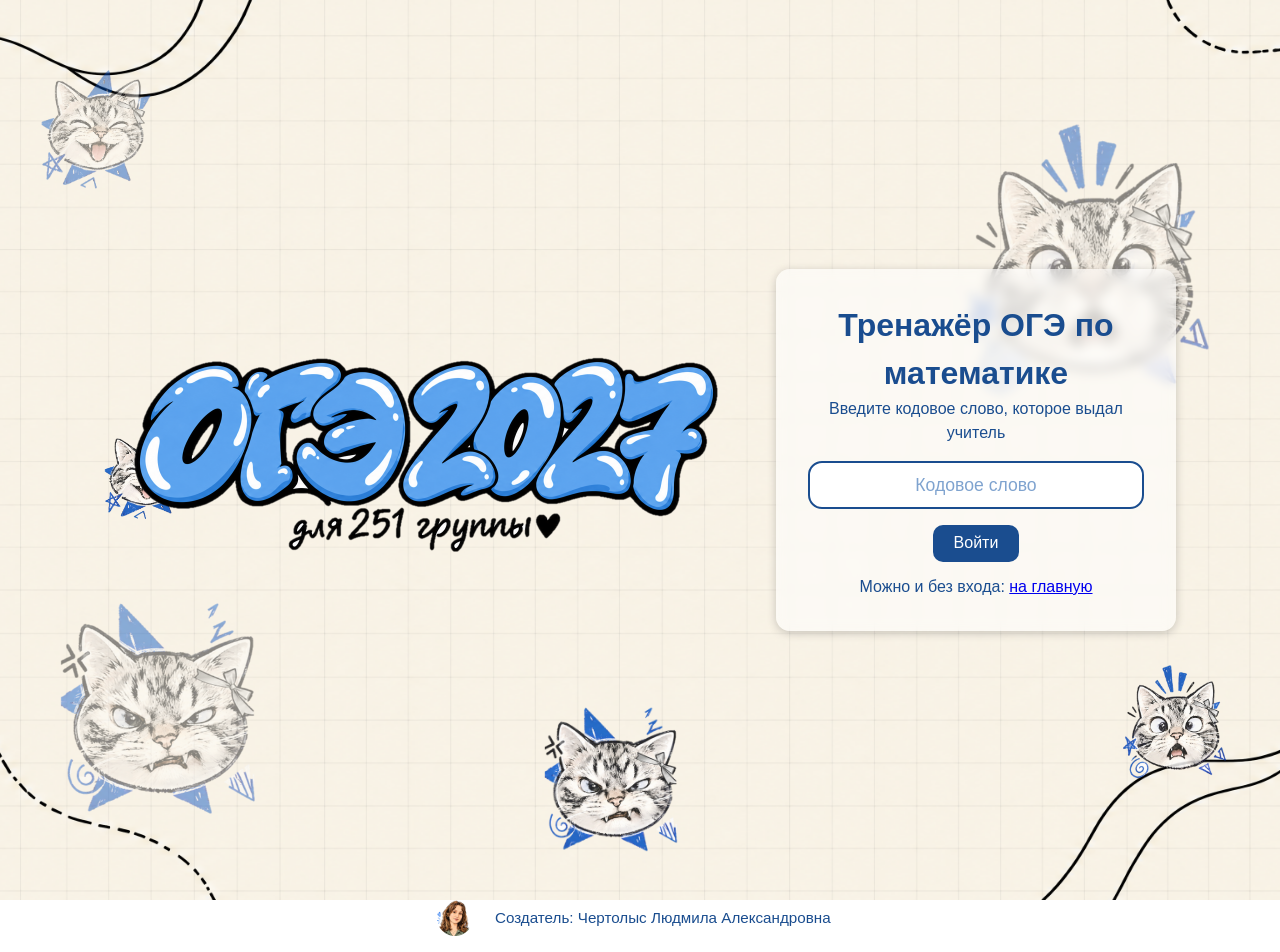
<file: variant.html>
<!DOCTYPE html>
<html lang="ru">
<head>
  <meta charset="UTF-8">
  <meta name="viewport" content="width=device-width, initial-scale=1.0">
  <link rel="icon" type="image/png" href="favicon.png">
  <title>Вариант — Тренажёр ОГЭ</title>
  <script src="access.js"></script>
  <script>requireAccess();</script>
  <link rel="stylesheet" href="style.css">
</head>
<body>
<script src="access.js"></script>
<script>requireAccess();</script>

  <div class="decor">
    <img class="d1 big"   src="art/3.png" alt="">
    <img class="d2 big"   src="art/4.png" alt="">
    <img class="d3 big"   src="art/5.png" alt="">
    <img class="d4 small" src="art/3.png" alt="">
    <img class="d5 small" src="art/4.png" alt="">
    <img class="d6 small" src="art/5.png" alt="">
  </div>

  <header>
    <span>Решение заданий</span>
    <nav>
      <a href="main.html">Главная</a>
      <a href="checklist.html">Чек-лист</a>
     <button id="auth-btn">Войти</button>
    </nav>
  </header>

  <main>
    <section>
      <h2>Решение заданий</h2>

      <label class="variant-label" for="topic-select">Выбери тему:</label>
      <select id="topic-select"></select>

      <div id="task-box">
        <p id="task-text"></p>
        <img id="task-img" src="" alt="" style="display:none; max-width:100%;">
      </div>

      <input type="text" id="answer" class="oge-answer" maxlength="11"
             placeholder="Ответ" autocomplete="off">

      <div class="variant-buttons">
        <button id="check-btn">Проверить</button>
        <button id="next-btn-task">Следующая задача</button>
        <a id="theory-link" href="theory.html">Теория по теме</a>
      </div>

      <p id="task-result"></p>
      <p id="topic-score"></p>

      <button onclick="location.href='main.html'">Назад к заданиям</button>
    </section>
  </main>

  <footer class="site-footer">
    <img src="art/6.png" alt="Фото создателя">
    <span>Создатель: Чертолыс Людмила Александровна</span>
  </footer>

  <script src="codes.js"></script>
  <script src="topics.js"></script>
  <script src="tasks1.js"></script>
  <script src="progress.js"></script>
  <script src="answer_cells.js"></script>
  <script src="variant_logic.js"></script>
  <script src="access.js"></script>
</body>
</html>
</file>
<file: style.css>
* { box-sizing: border-box; margin: 0; padding: 0; }

/* Округлый шрифт и синий цвет текста для всего сайта */
body {
  font-family: "Segoe UI", "Segoe UI Rounded", Arial, sans-serif;
  color: #1a4d8f;
  line-height: 1.5;
  background-image: url("art/1.png");
  background-size: cover;
  background-position: center;
  background-repeat: no-repeat;
  background-attachment: fixed;
}

/* ===== Декор: 6 картинок на фоне ===== */
.decor {
  position: fixed;
  inset: 0;               /* растянуть на весь экран */
  pointer-events: none;   /* не мешает кликам */
  z-index: 0;
}
.decor img {
  position: absolute;
}
/* Крупные — полупрозрачные */
.decor img.big { opacity: 0.45; }
/* Мелкие — почти непрозрачные */
.decor img.small { opacity: 0.85; }

/* Позиции и размеры каждой картинки */
.decor img.d1 { top: 4%;  left: 3%;   width: 120px; }
.decor img.d2 { top: 8%;  right: 5%;  width: 260px; }
.decor img.d3 { bottom: 6%; left: 4%; width: 220px; }
.decor img.d4 { top: 45%; left: 8%;   width: 90px;  }
.decor img.d5 { bottom: 12%; right: 4%; width: 110px; }
.decor img.d6 { bottom: 3%; left: 42%;  width: 150px; }

/* На телефонах декор прячем, чтобы не мешал */
@media (max-width: 800px) {
  .decor { display: none; }
}

header {
  background: rgba(26, 77, 143, 0.9);
  color: #fff;
  padding: 0.7rem 1rem;
  display: flex;
  justify-content: space-between;
  align-items: center;
  flex-wrap: wrap;
  gap: 0.5rem;
  position: relative;
  z-index: 1;
}
header nav a, header nav button {
  color: #fff;
  text-decoration: none;
  margin-left: 0.8rem;
  background: none;
  border: none;
  font-size: 1rem;
  cursor: pointer;
  font-family: inherit;
}
header nav a:hover, header nav button:hover { text-decoration: underline; }

main {
  max-width: 760px;
  margin: 1.5rem auto;
  padding: 0 1rem;
  position: relative;
  z-index: 1;
}

/* Все окошки с текстом — полупрозрачные */
section {
  background: rgba(255, 255, 255, 0.75);
  backdrop-filter: blur(4px);
  border-radius: 14px;
  padding: 1.2rem;
  margin-bottom: 1.3rem;
  box-shadow: 0 1px 4px rgba(0,0,0,0.15);
}
h2 { margin-bottom: 0.8rem; color: #1a4d8f; }

button {
  background: #1a4d8f;
  color: #fff;
  border: none;
  border-radius: 10px;
  padding: 0.6rem 1.3rem;
  font-size: 1rem;
  cursor: pointer;
  font-family: inherit;
}
button:hover { background: #143a6b; }
button:disabled { background: #9db6d4; cursor: default; }

table.rating { width: 100%; border-collapse: collapse; }
table.rating th, table.rating td { padding: 0.5rem; border-bottom: 1px solid #eee; text-align: left; }
table.rating tr.me { background: #eaf2fc; font-weight: bold; }

.task-card {
  border: 1px solid #d7e2f0;
  border-radius: 12px;
  padding: 1rem;
  margin-bottom: 1rem;
  background: rgba(255, 255, 255, 0.65);
}
.task-card .answer-row { display: flex; gap: 0.5rem; margin-top: 0.6rem; flex-wrap: wrap; }
.task-card input {
  flex: 1;
  min-width: 120px;
  padding: 0.5rem;
  border: 1px solid #1a4d8f;
  border-radius: 10px;
  font-size: 1rem;
  color: #1a4d8f;
  font-family: inherit;
}
.steps p { margin-top: 0.4rem; padding: 0.4rem 0.7rem; background: rgba(238, 244, 251, 0.9); border-radius: 8px; }
.fb { margin-top: 0.6rem; font-weight: bold; }
.fb.ok { color: #1e8449; }
.fb.wrong { color: #c0392b; }
.fb.hint { color: #b7770d; }
.fb.solution { color: #1a4d8f; }

/* ===== Страница входа ===== */
.login-page {
  display: flex;
  align-items: center;
  justify-content: center;
  gap: 2rem;
  min-height: 100vh;
  padding: 1rem;
  position: relative;
  z-index: 1;
}

.login-image img {
  max-width: 640px;
  width: 100%;
  height: auto;
  border-radius: 12px;
}

/* Окно входа: полупрозрачное, синий округлый текст */
.auth-box {
  max-width: 400px;
  background: rgba(255, 255, 255, 0.55);
  backdrop-filter: blur(6px);
  border-radius: 14px;
  padding: 2rem;
  text-align: center;
  box-shadow: 0 2px 10px rgba(0,0,0,0.2);
  color: #1a4d8f;
}
.auth-box input {
  width: 100%;
  padding: 0.7rem;
  margin: 1rem 0;
  border: 2px solid #1a4d8f;
  border-radius: 14px;
  font-size: 1.1rem;
  text-align: center;
  color: #1a4d8f;
  font-family: inherit;
}
.auth-box input::placeholder {
  color: #7fa3cf;
}
.error { color: #c0392b; margin-top: 0.8rem; }

@media (max-width: 800px) {
  .login-page { flex-direction: column; }
}
/* ===== Футер с подписью создателя ===== */
.site-footer {
  position: relative;
  z-index: 1;
  max-width: 760px;
  margin: 0 auto 1rem;
  padding: 0 1rem;
  display: flex;
  align-items: center;
  justify-content: center;
  gap: 0.6rem;
  color: #1a4d8f;
  font-size: 0.95rem;
}
.site-footer img {
  width: 36px;
  height: 36px;
  border-radius: 50%;       /* круглая картинка рядом с подписью */
  object-fit: cover;
}
.site-footer span {
  background: rgba(255, 255, 255, 0.7);
  padding: 0.3rem 0.8rem;
  border-radius: 10px;
}
/* ===== Аккордеон заданий ===== */
.topic-item {
  border-radius: 12px;
  margin-bottom: 0.6rem;
  background: rgba(255, 255, 255, 0.65);
  overflow: hidden;
}
.topic-header {
  display: flex;
  justify-content: space-between;
  align-items: center;
  padding: 0.8rem 1rem;
  cursor: pointer;
  font-weight: bold;
  color: #1a4d8f;
}
.topic-header:hover { background: rgba(26, 77, 143, 0.08); }
.topic-header .arrow { transition: transform 0.2s; }
.topic-item.open > .topic-header .arrow { transform: rotate(180deg); }
.topic-children { display: none; padding: 0 1rem 0.8rem; }
.topic-item.open > .topic-children { display: block; }

.leaf-actions { display: flex; gap: 0.5rem; flex-wrap: wrap; margin: 0.3rem 0; }

.separator {
  font-weight: bold;
  background: rgba(26, 77, 143, 0.9);
  color: #fff;
  padding: 0.6rem 1rem;
  border-radius: 10px;
  margin: 1rem 0 0.6rem;
}

/* ===== Страница теории ===== */
.theory-hint { font-size: 0.95rem; margin-bottom: 0.8rem; }
.theory-img {
  max-width: 100%;
  border-radius: 12px;
  cursor: pointer;
  display: block;
  margin: 0 auto;
}
.theory-counter { text-align: center; margin: 0.6rem 0 1rem; }

/* ===== Страница варианта ===== */
.task-img { max-width: 100%; border-radius: 8px; margin-top: 0.5rem; }
.result-box {
  background: rgba(238, 244, 251, 0.95);
  border-radius: 12px;
  padding: 1rem;
  margin-bottom: 1rem;
}
.result-box h3 { color: #1a4d8f; margin-bottom: 0.4rem; }
/* ===== Чек-лист ===== */
.motto {
  font-style: italic;
  font-size: 1.1rem;
  margin-bottom: 0.8rem;
  color: #1a4d8f;
}
.howto {
  background: rgba(238, 244, 251, 0.9);
  border-radius: 10px;
  padding: 0.8rem 1rem;
  margin-bottom: 1rem;
}
.tag {
  display: inline-block;
  padding: 0.1rem 0.6rem;
  border-radius: 8px;
  color: #fff;
  font-weight: bold;
}
.tag.ok { background: #1e8449; }
.tag.mid { background: #b7770d; }
.tag.hard { background: #c0392b; }

table.checklist { width: 100%; border-collapse: collapse; }
table.checklist th, table.checklist td {
  padding: 0.5rem 0.6rem;
  border-bottom: 1px solid #e0e4ea;
  text-align: center;
}
table.checklist td:first-child { text-align: left; }
table.checklist input[type="radio"] { width: 1.1rem; height: 1.1rem; cursor: pointer; }
.saved-note { color: #1e8449; font-weight: bold; min-height: 1.3rem; margin-top: 0.5rem; }
table.checklist tr.group-header td {
  background: rgba(26, 77, 143, 0.12);
  font-weight: bold;
  text-align: left;
  color: #1a4d8f;
}
table.checklist tr.group-sep td {
  background: rgba(26, 77, 143, 0.9);
  color: #fff;
  font-weight: bold;
  text-align: left;
}
/* Кнопка-переключатель art/7.png: справа под изображением теории */
.theory-nav {
  display: flex;
  justify-content: flex-end;
  margin-top: 0.6rem;
}
.next-btn {
  width: 200px;
  height: auto;
  cursor: pointer;
  border-radius: 10px;
  transition: transform 0.15s;
}
.next-btn:hover { transform: scale(1.05); }
.img-error { color: #c0392b; font-weight: bold; margin-top: 0.5rem; }
.prev-btn {
  width: 200px;
  height: auto;
  cursor: pointer;
  border-radius: 10px;
  transition: transform 0.15s;
}
.prev-btn:hover { transform: scale(1.05); }
/* ===== Бланк ответа (ввод по клеточкам) ===== */
.oge-blank {
  display: flex;
  align-items: center;
  gap: 12px;
  margin: 0.6rem 0 1rem;
}
.oge-blank-label {
  background: #8a8b45;
  color: #fff;
  font-weight: bold;
  letter-spacing: 1px;
  text-transform: uppercase;
  padding: 12px 22px;
  white-space: nowrap;
  clip-path: polygon(0 0, calc(100% - 14px) 0, 100% 50%, calc(100% - 14px) 100%, 0 100%);
}
.oge-cells {
  display: flex;
  gap: 4px;
  background: #f5f1e8;
  padding: 8px;
  border-radius: 4px;
  flex-wrap: wrap;
}
.oge-cell {
  width: 40px;
  height: 50px;
  background: #fff;
  border: 2px dashed #2f2f2f;
  display: flex;
  align-items: center;
  justify-content: center;
  font-size: 1.4rem;
  font-weight: bold;
}
.oge-cell.active {
  border-style: solid;
  border-color: #1a4d8f;
}
input.oge-answer-hidden {
  position: absolute;
  opacity: 0;
  width: 1px;
  height: 1px;
  padding: 0;
  border: 0;
}

.hero {
  text-align: center;
  padding: 1rem 0;
}
.hero-buttons {
  margin-top: 1rem;
  display: flex;
  gap: 0.75rem;
  justify-content: center;
}
.btn {
  display: inline-block;
  padding: 0.6rem 1.2rem;
  border-radius: 8px;
  background: #4a6fe3;
  color: #fff;
  text-decoration: none;
  font-weight: bold;
}
.btn-secondary {
  background: #eef1ff;
  color: #4a6fe3;
}
.main-picture-block {
  text-align: center;
  margin: 1rem 0;
}
.main-picture {
  max-width: 100%;
  height: auto;
  border-radius: 12px;
}

.main-picture-block {
  background: transparent;
  border: none;
  box-shadow: none;
  padding: 0;
}

.main-picture {
  max-width: 50%;
  height: auto;
  background: transparent;
  border: none;
  box-shadow: none;
}
.empty-picture-block {
  text-align: center;
  background: transparent;
  border: none;
  box-shadow: none;
  padding: 0;
  margin: 2rem auto;
}

.empty-picture {
  max-width: 50%;
  height: auto;
  background: transparent;
  border: none;
  box-shadow: none;
}
.empty-picture {
  max-width: 50%;
  height: auto;
  background: transparent;
  border: none;
  box-shadow: none;
}
/* ===== Страница «Обо мне» ===== */
.about-title {
  color: #1a4d8f;
  font-weight: bold;
  text-align: center;
  margin-bottom: 1rem;
}
.about-row {
  display: flex;
  align-items: center;
  gap: 1.2rem;
}
.about-row section { margin: 0; }
.about-photo {
  max-width: 45%;
  height: auto;
  border-radius: 12px;
}
.about-text { flex: 1; color: #1a4d8f; }

/* Блок курсов: фото справа стоит на месте, документы раскрываются слева и его не перекрывают */
.about-courses { align-items: flex-start; }
.courses-box { flex: 1; }
.courses-box summary {
  background: rgba(26, 77, 143, 0.9);
  color: #fff;
  font-weight: bold;
  padding: 0.6rem 1rem;
  border-radius: 10px;
  cursor: pointer;
  list-style: none;
}
.courses-box summary:hover { background: #143a6b; }
.docs-grid {
  display: grid;
  grid-template-columns: repeat(2, 1fr);
  gap: 0.6rem;
  margin-top: 0.8rem;
}
.docs-grid img {
  width: 100%;
  height: auto;
  border-radius: 8px;
  border: 1px solid #d7e2f0;
}

.about-center { text-align: center; }
.about-center .about-photo { max-width: 60%; }

.about-final { text-align: center; }
.about-motto {
  font-size: 1.2rem;
  font-weight: bold;
  color: #1a4d8f;
  margin-bottom: 0.8rem;
}
.about-final .about-photo { max-width: 55%; }

@media (max-width: 800px) {
  .about-row { flex-direction: column; }
  .about-photo { max-width: 80%; }
}
/* ===== Страница «Обо мне» ===== */
.about-main { position: relative; z-index: 1; }

.about-title {
  color: #1a4d8f;
  font-weight: bold;
  text-align: center;
  margin-bottom: 1rem;
}

/* Строки без белой подложки: фон прозрачный, без рамок и теней */
.about-row,
.about-center,
.about-final {
  background: transparent;
  box-shadow: none;
  padding: 0;
  margin-bottom: 1.2rem;
}
.about-row {
  display: flex;
  align-items: flex-start;
  gap: 1.2rem;
}
.about-photo {
  max-width: 45%;
  height: auto;
  border-radius: 12px;
  background: transparent;
}
.about-text { flex: 1; color: #1a4d8f; }

/* Курсы: фото справа стоит статично, документы раскрываются слева под плашкой */
.about-courses { align-items: flex-start; }
.courses-box { flex: 1; }
.courses-box summary {
  background: rgba(26, 77, 143, 0.9);
  color: #fff;
  font-weight: bold;
  padding: 0.6rem 1rem;
  border-radius: 10px;
  cursor: pointer;
  list-style: none;
}
.courses-box summary:hover { background: #143a6b; }
.docs-grid {
  display: grid;
  grid-template-columns: repeat(2, 1fr);
  gap: 0.6rem;
  margin-top: 0.8rem;
}
.docs-grid img {
  width: 100%;
  height: auto;
  border-radius: 8px;
  background: transparent;
}

/* Фото по центру */
.about-center { text-align: center; }
.about-center .about-photo { max-width: 60%; }

/* Финал: надпись и фото по центру */
.about-final { text-align: center; }
.about-motto {
  font-size: 1.2rem;
  font-weight: bold;
  color: #1a4d8f;
  margin-bottom: 0.8rem;
}
.about-final .about-photo { max-width: 55%; }

@media (max-width: 800px) {
  .about-row { flex-direction: column; }
  .about-photo { max-width: 80%; }
}
/* ===== Страница «Обо мне» ===== */
.about-main { position: relative; z-index: 1; }

.about-title {
  color: #1a4d8f;
  font-weight: bold;
  text-align: center;
  margin-bottom: 1rem;
}

/* Ряды страницы — без фона, рамок и теней */
.about-row,
.about-center,
.about-final {
  background: transparent;
  box-shadow: none;
  padding: 0;
  margin-bottom: 1.2rem;
}
.about-row {
  display: flex;
  align-items: center;
  gap: 1.2rem;
}

/* Картинки — без подложки */
.about-photo {
  max-width: 45%;
  height: auto;
  border-radius: 12px;
  background: transparent;
  box-shadow: none;
  border: none;
}

/* Подложка — только у текста */
.about-text {
  flex: 1;
  color: #1a4d8f;
  background: rgba(255, 255, 255, 0.75);
  border-radius: 14px;
  padding: 1rem 1.2rem;
  box-shadow: 0 1px 4px rgba(0, 0, 0, 0.15);
}

/* Курсы: плашка-заголовок и документы без подложки */
.about-courses { align-items: flex-start; }
.courses-box { flex: 1; }
.courses-box summary {
  background: rgba(26, 77, 143, 0.9);
  color: #fff;
  font-weight: bold;
  padding: 0.6rem 1rem;
  border-radius: 10px;
  cursor: pointer;
  list-style: none;
}
.courses-box summary:hover { background: #143a6b; }
.docs-grid {
  display: grid;
  grid-template-columns: repeat(2, 1fr);
  gap: 0.6rem;
  margin-top: 0.8rem;
}
.docs-grid img {
  width: 100%;
  height: auto;
  border-radius: 8px;
  background: transparent;
  box-shadow: none;
  border: none;
}

/* Фото по центру */
.about-center { text-align: center; }
.about-center .about-photo { max-width: 60%; }

/* Финал: надпись и фото по центру */
.about-final { text-align: center; }
.about-motto {
  font-size: 1.2rem;
  font-weight: bold;
  color: #1a4d8f;
  margin-bottom: 0.8rem;
}
.about-final .about-photo { max-width: 55%; }

@media (max-width: 800px) {
  .about-row { flex-direction: column; }
  .about-photo { max-width: 80%; }
}
/* ===== Страница выбора раздела теории ===== */
.subtheory-main { text-align: center; }
.subtheory-title {
  color: #1a4d8f;
  font-weight: bold;
  margin-bottom: 0.5rem;
}
.choice-list {
  display: flex;
  flex-direction: column;
  gap: 1rem;
  max-width: 640px;
  margin: 0 auto 1.5rem;
}
.choice-card {
  display: flex;
  align-items: center;
  gap: 1rem;
  background: rgba(255, 255, 255, 0.85);
  border-radius: 14px;
  padding: 0.8rem 1.2rem;
  text-decoration: none;
  color: #1a4d8f;
  font-weight: bold;
  box-shadow: 0 1px 4px rgba(0, 0, 0, 0.15);
  transition: transform 0.15s;
}
.choice-card:hover { transform: scale(1.02); }
.choice-card img {
  width: 90px;
  height: 90px;
  object-fit: contain;
  background: transparent;
}
@media (max-width: 600px) {
  .choice-card { flex-direction: column; text-align: center; }
}
/* ===== Страница теории со слайдами ===== */
.theory-topic-main { text-align: center; }
.topic-title {
  color: #1a4d8f;
  font-weight: bold;
  margin-bottom: 1rem;
}
.slides-box { max-width: 820px; margin: 0 auto 1.5rem; }
.slide-img {
  display: block;
  width: 100%;
  max-width: 800px;
  margin: 0 auto 1rem;
  border-radius: 8px;
  box-shadow: 0 1px 4px rgba(0, 0, 0, 0.15);
}
/* ===== Слайдер теории ===== */
.slider {
  display: flex;
  align-items: center;
  gap: 0.8rem;
  max-width: 900px;
  margin: 0 auto 1rem;
}
.slider-stage { flex: 1; }
.slide-img {
  display: block;
  width: 100%;
  max-width: 800px;
  margin: 0 auto;
  border-radius: 8px;
  box-shadow: 0 1px 4px rgba(0, 0, 0, 0.15);
  background: rgba(255, 255, 255, 0.85);
  min-height: 120px;
}
.slide-count {
  text-align: center;
  color: #1a4d8f;
  margin-top: 0.4rem;
}
.slider-arrow {
  font-size: 2rem;
  line-height: 1;
  padding: 0.6rem 1rem;
  border: none;
  border-radius: 10px;
  background: #1a4d8f;
  color: #fff;
  cursor: pointer;
}
.slider-arrow:disabled {
  opacity: 0.35;
  cursor: default;
}
.slider-nav { text-align: center; }
/* ===== №19: теория и карточки ===== */
.st-list { max-width: 700px; margin: 0 auto 1.5rem; }
.st-item {
  display: flex;
  align-items: center;
  gap: 0.8rem;
  background: rgba(255, 255, 255, 0.85);
  border-radius: 10px;
  padding: 0.7rem 1rem;
  margin-bottom: 0.6rem;
  box-shadow: 0 1px 4px rgba(0, 0, 0, 0.12);
}
.st-text { flex: 1; text-align: left; }
.st-tag {
  padding: 0.2rem 0.7rem;
  border-radius: 999px;
  font-weight: bold;
  color: #fff;
  white-space: nowrap;
}
.st-true  { background: #2e9e4f; }
.st-false { background: #d94444; }

.card19 {
  max-width: 640px;
  margin: 0 auto 1.5rem;
  background: rgba(255, 255, 255, 0.9);
  border-radius: 14px;
  padding: 1.4rem;
  box-shadow: 0 1px 4px rgba(0, 0, 0, 0.15);
}
.card19 .st-text { font-size: 1.1rem; margin-bottom: 1.2rem; text-align: center; }
.answer-buttons {
  display: flex;
  justify-content: center;
  gap: 1rem;
  margin-bottom: 1rem;
}
.btn-verdict {
  padding: 0.6rem 2rem;
  border: none;
  border-radius: 10px;
  color: #fff;
  font-weight: bold;
  cursor: pointer;
  font-size: 1rem;
}
.btn-verdict:disabled { opacity: 0.55; cursor: default; }
.btn-true  { background: #2e9e4f; }
.btn-false { background: #d94444; }

.feedback { font-weight: bold; min-height: 1.4em; }
.feedback.ok  { color: #2e9e4f; }
.feedback.bad { color: #d94444; }

.result-text { font-size: 1.15rem; font-weight: bold; }
.hidden { display: none; }
/* ===== Слайдер теории ===== */
.slider {
  display: flex;
  align-items: center;
  gap: 0.8rem;
  max-width: 900px;
  margin: 0 auto 1rem;
}
.slider-stage { flex: 1; }
.slide-img {
  display: block;
  width: 100%;
  max-width: 800px;
  margin: 0 auto;
  border-radius: 8px;
  box-shadow: 0 1px 4px rgba(0, 0, 0, 0.15);
  background: rgba(255, 255, 255, 0.85);
  min-height: 120px;
}
.slide-count {
  text-align: center;
  color: #1a4d8f;
  margin-top: 0.4rem;
}
.slider-arrow {
  font-size: 2rem;
  line-height: 1;
  padding: 0.6rem 1rem;
  border: none;
  border-radius: 10px;
  background: #1a4d8f;
  color: #fff;
  cursor: pointer;
}
.slider-arrow:disabled { opacity: 0.35; cursor: default; }
.slider-nav { text-align: center; }
.hidden { display: none; }
.theory-extra { text-align: center; margin-top: 30px; }
.theory-extra-img {
  max-width: 800px;
  width: 90%;
  border-radius: 10px;
  box-shadow: 0 2px 10px rgba(0,0,0,0.1);
}
/* ---------- Подсказка под слайдами ---------- */
.hint-card {
  max-width: 640px;
  margin: 36px auto 10px;
  background: rgba(255, 255, 255, 0.65);
  backdrop-filter: blur(10px);
  border: 1px solid rgba(37, 99, 235, 0.18);
  border-radius: 18px;
  box-shadow: 0 6px 24px rgba(37, 99, 235, 0.12);
  overflow: hidden;
}
.hint-card[open] {
  box-shadow: 0 10px 34px rgba(37, 99, 235, 0.18);
}
.hint-toggle {
  list-style: none;
  display: flex;
  align-items: center;
  gap: 12px;
  padding: 14px 20px;
  cursor: pointer;
  user-select: none;
  font-weight: 600;
  color: #2563eb;
}
.hint-toggle::-webkit-details-marker { display: none; }
.hint-dot {
  width: 10px;
  height: 10px;
  border-radius: 50%;
  background: linear-gradient(135deg, #60a5fa, #2563eb);
  animation: hintPulse 1.8s ease-in-out infinite;
}
@keyframes hintPulse {
  0%, 100% { transform: scale(1);     opacity: 1; }
  50%      { transform: scale(1.35);  opacity: 0.55; }
}
.hint-chev {
  margin-left: auto;
  transition: transform 0.3s ease;
}
.hint-card[open] .hint-chev {
  transform: rotate(180deg);
}
.hint-body {
  padding: 4px 20px 20px;
  text-align: center;
  animation: hintAppear 0.35s ease;
}
@keyframes hintAppear {
  from { opacity: 0; transform: translateY(-8px); }
  to   { opacity: 1; transform: translateY(0); }
}
.hint-img {
  max-width: 560px;
  width: 100%;
  border-radius: 12px;
  box-shadow: 0 2px 12px rgba(0, 0, 0, 0.1);
}
/* ---------- Плашка ИИ-библиотеки ---------- */
.about-why {
  max-width: 720px;
  margin: 8px auto 30px;
}
.ai-library-card {
  display: flex;
  align-items: center;
  gap: 12px;
  max-width: 560px;
  margin: 0 auto 10px;
  padding: 16px 22px;
  background: rgba(255, 255, 255, 0.65);
  backdrop-filter: blur(10px);
  border: 1px solid rgba(37, 99, 235, 0.18);
  border-radius: 18px;
  box-shadow: 0 6px 24px rgba(37, 99, 235, 0.12);
  text-decoration: none;
  font-weight: 600;
  color: #2563eb;
  transition: transform 0.15s ease, box-shadow 0.15s ease;
}
.ai-library-card:hover {
  transform: translateY(-2px);
  box-shadow: 0 10px 30px rgba(37, 99, 235, 0.2);
}
.ai-dot {
  width: 10px;
  height: 10px;
  border-radius: 50%;
  background: linear-gradient(135deg, #60a5fa, #2563eb);
  animation: aiPulse 1.8s ease-in-out infinite;
  flex-shrink: 0;
}
@keyframes aiPulse {
  0%, 100% { transform: scale(1);    opacity: 1; }
  50%      { transform: scale(1.35); opacity: 0.55; }
}
.ai-chev {
  margin-left: auto;
  transition: transform 0.2s ease;
}
.ai-library-card:hover .ai-chev {
  transform: translateX(4px);
}
</file>
